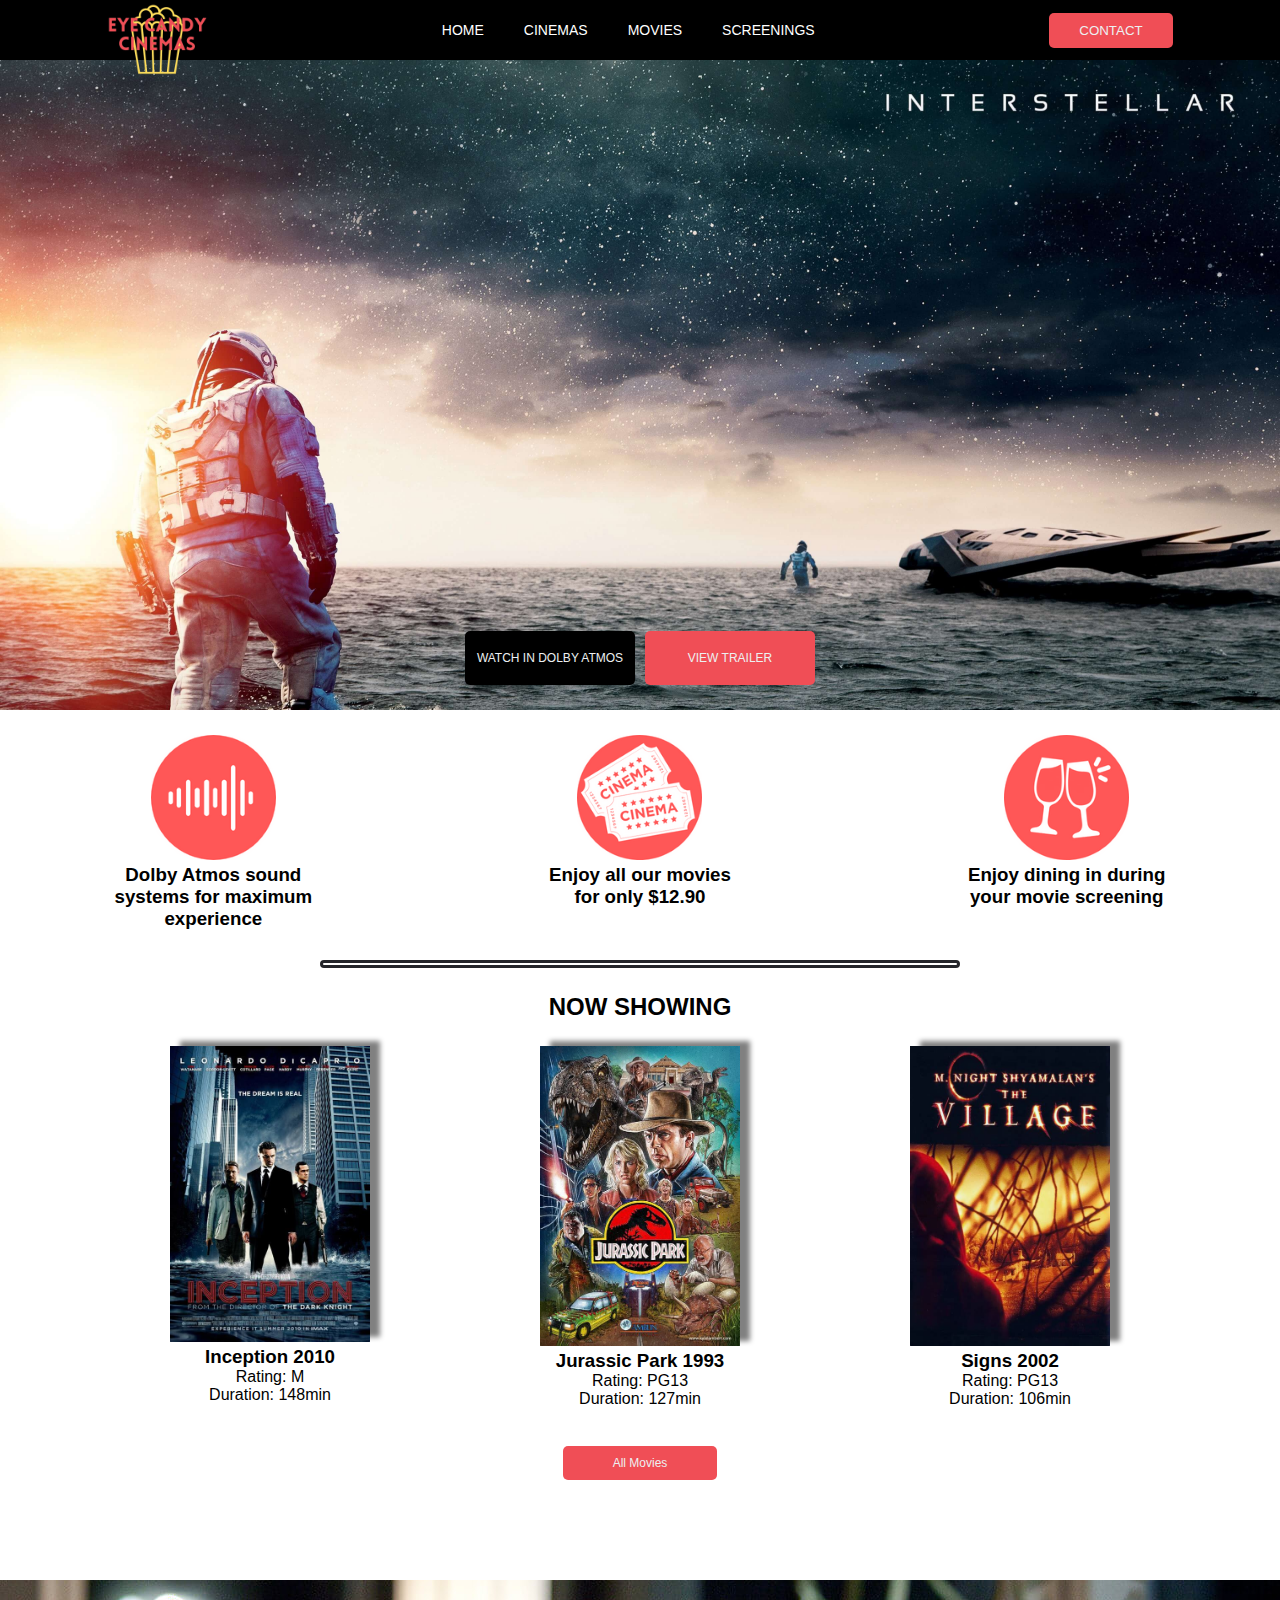
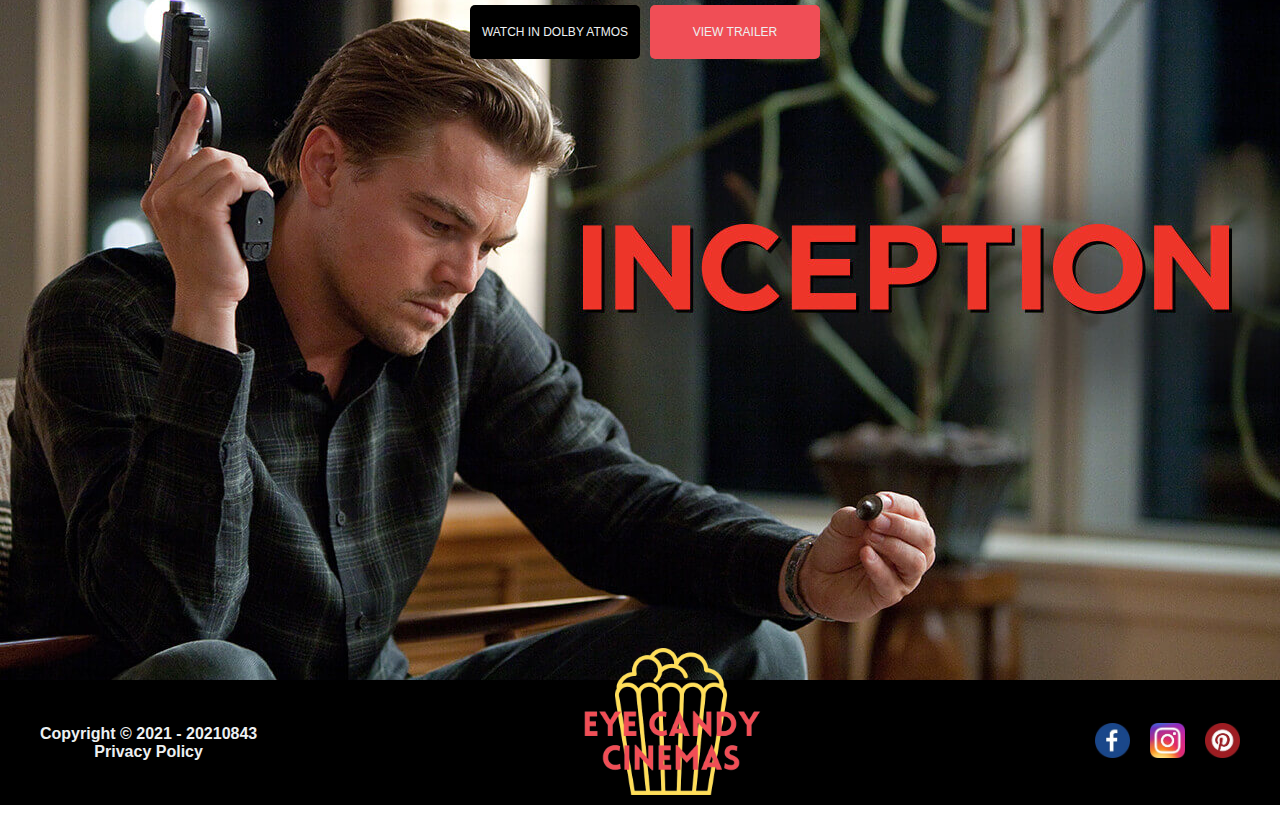
<file: index.html>
<!DOCTYPE html>
<html lang="en">
  <head>
    <meta charset="UTF-8" />
    <meta http-equiv="X-UA-Compatible" content="IE=edge" />
    <meta
      name="viewport"
      content="width=
    , initial-scale=1.0"
    />
    <meta name="description" content="Eye Candy Cinemas' website showing the movies screening at each cinema.">
    <meta name="keywords" content="cinemas, movies, theatres, screenings, Eye Candy Cinemas">
    <meta name="author" content="Jeshua Hertzke">
    <link rel="Stylesheet" href="styleSheet.css" />
    <title>Eye Candy Cinemas</title>
  </head>
  <body>
    <header id="header">
      <img
        class="logo"
        src="./images/Header-Logo.png"
        alt="Eye Candy Cinemas Logo"
      />
      <nav>
        <ul>
          <li><a href="index.html" class="navtab">HOME</a></li>
          <li><a href="./cinemas.html" class="navtab">CINEMAS</a></li>
          <li><a href="./movies.html" class="navtab">MOVIES</a></li>
          <li><a href="./screenings.html" class="navtab">SCREENINGS</a></li>
        </ul>
      </nav>
      <a href="./contact.html"><button class="navButton">CONTACT</button></a>
    </header>
    
    

    <div class="hero">
      
      <a href="./screenings.html"
        ><button class="heroButton1">WATCH IN DOLBY ATMOS</button></a
      >
      <a href="./interstellar.html#interstellarTrailer"
        ><button class="heroButton2">VIEW TRAILER</button></a
      >
    </div>

    <section class="banner">
      <div class="features">
        <a href="./cinemas.html" class="image-link"
          ><img src="./images/audioSymbol.png" width="125px"
        /></a>
        <h3>Dolby Atmos sound systems for maximum experience</h3>
      </div>
      <div class="features">
        <a href="./screenings.html" class="image-link"
          ><img src="./images/TicketSymbol.png" width="125px"
        /></a>
        <h3>Enjoy all our movies for only $12.90</h3></a
        >
      </div>
      <div class="features">
        <a href="./cinemas.html" class="image-link"
          ><img src="./images/BeveragesSymbol.png" width="125px"
        /></a>
        <h3>Enjoy dining in during your movie screening</h3>
      </div>
    </section>
    <hr />
    <section class="movieBlock">
      <h2 class="showingHeader">NOW SHOWING</h2>
      <div class="gridBlock">
        <div class="movieItems">
          <a href="./inception.html">
            <img
              src="./images/InceptionCover.jpg"
              class="coverImage"
              width="200px"
              alt="Cover of the Inception Movie"
          /></a>
          <h3>Inception 2010</h3>
          <p>Rating: M</p>
          <p>Duration: 148min</p>
        </div>
        <div class="movieItems">
          <a href="./jurassic.html">
            <img
              src="./images/JurassicParkCover.jpg"
              class="coverImage"
              width="200px"
              alt="Cover of the Jurassic Park Movie"
          /></a>
          <h3>Jurassic Park 1993</h3>
          <p>Rating: PG13</p>
          <p>Duration: 127min</p>
        </div>
        <div class="movieItems">
          <a href="./theVillage.html">
            <img
              src="./images/TheVillageCover.jpg"
              class="coverImage"
              width="200px"
              alt="Cover of The Village Movie"
          /></a>
          <h3>Signs 2002</h3>
          <p>Rating: PG13</p>
          <p>Duration: 106min</p>
        </div>
      </div>
      <div class="buttonArea">
        <a href="./movies.html"
          ><button class="movieButton">All Movies</button></a
        >
      </div>
      <div class="bottomTrailer">
        <a href="./screenings.html"
          ><button class="bottomButton1">WATCH IN DOLBY ATMOS</button></a
        >
        <a href="./inception.html#inceptionTrailer"
          ><button class="bottomButton2">VIEW TRAILER</button></a
        >
      </div>
    </section>
    <footer>
      <div class="copyright">
        <h4>Copyright &copy; 2021 - 20210843</h4>
        <h4>Privacy Policy</h4>
      </div>

      <div class="footerLogo">
        <a href="#header"><img
          src="./images/Footer-Logo.png"
          class="footerLogo"
          width="180px"
          alt="Logo of Eye Candy Cinemas"
        /></a>
        
      </div>
      <div class="icons">
        <a href="https://www.facebook.com/login" target="_blank"
          ><img
            src="./images/Facebook-icon.jpg" 
            class="sm-icons"
            alt="Facebook icon"
        /></a>
        <a href="https://www.instagram.com/accounts/login/" target="_blank"
         ><img
            src="./images/Instagram-icon.jpg"
            class="sm-icons"
            alt="Instagram icon"
        /></a>
        <a href="https://www.pinterest.nz/login/" target="_blank"
          ><img
            src="./images/Pinterest-icon.jpg"
            class="sm-icons"
            alt="Pinterest icon"
        /></a>
      </div>
    </footer>
  </body>
</html>
</file>
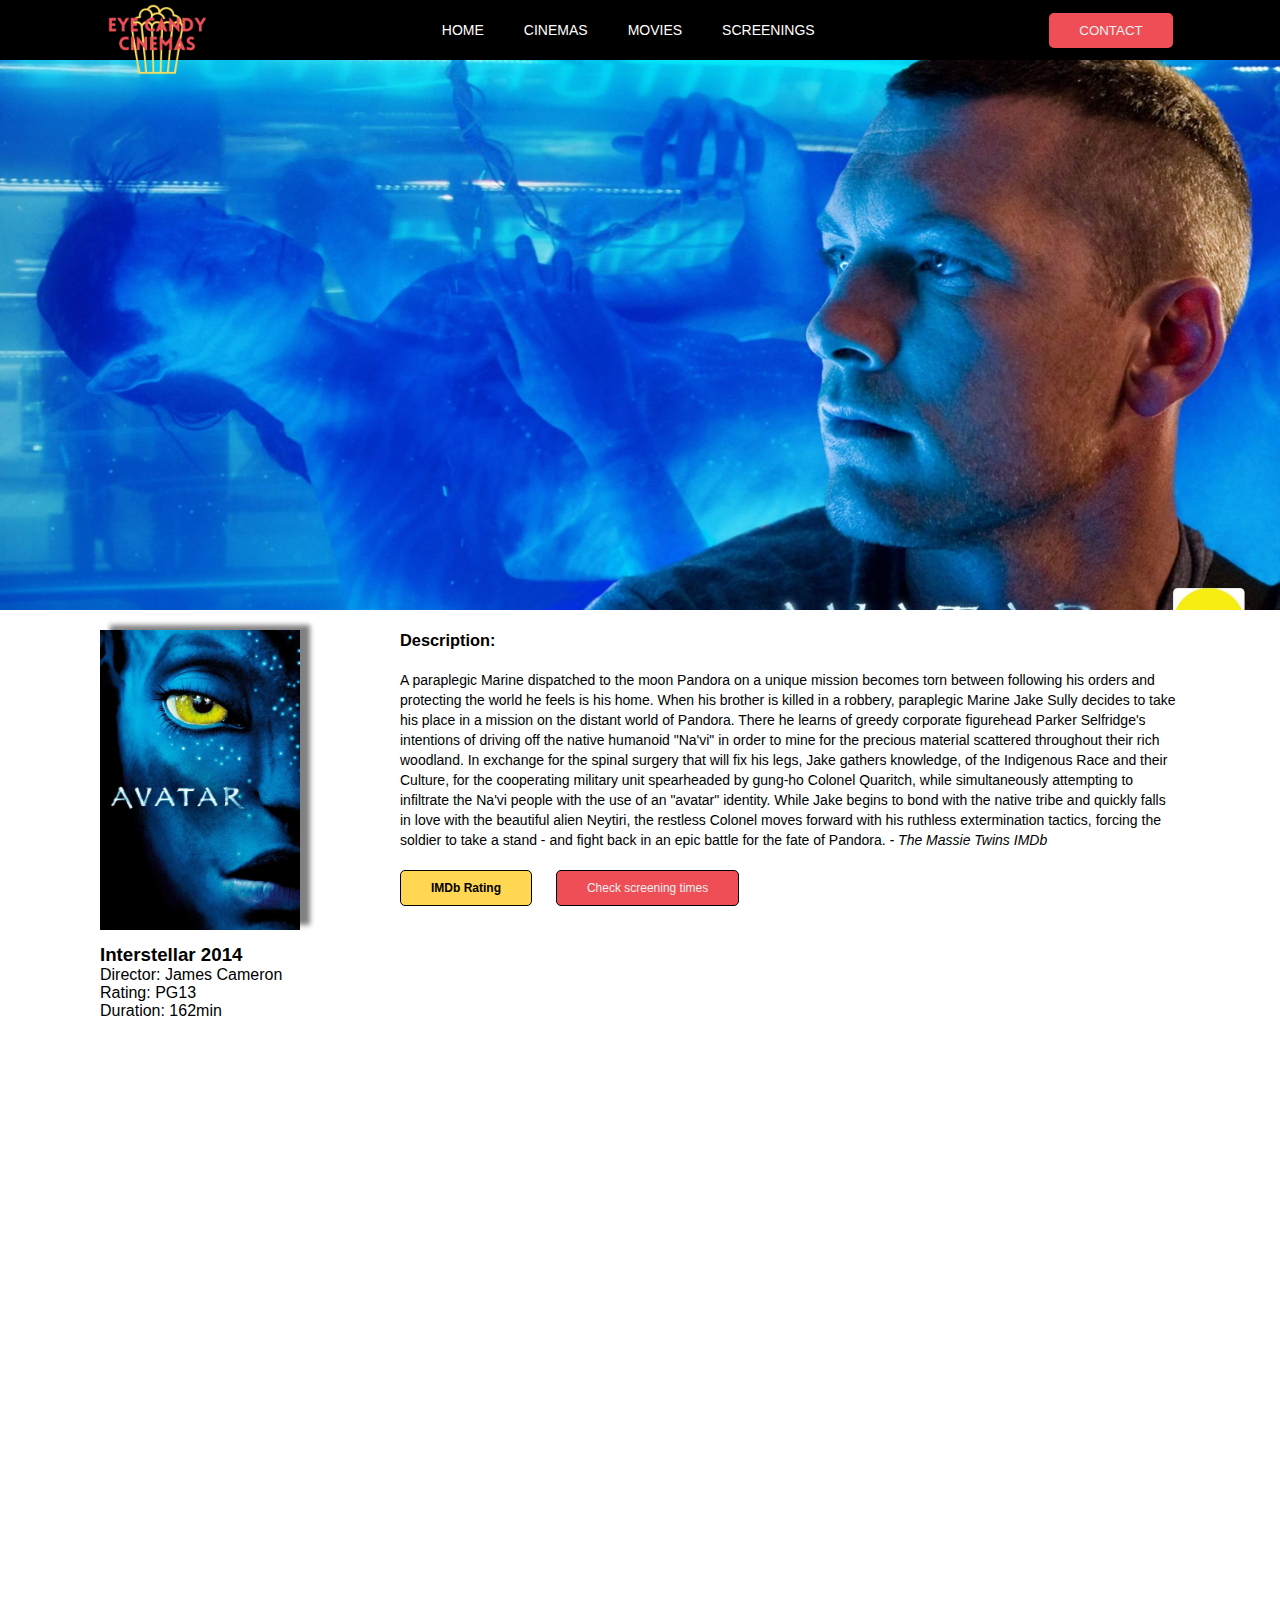
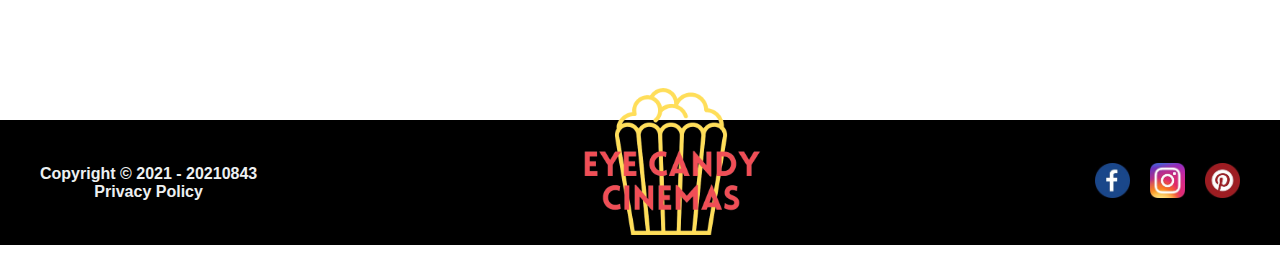
<file: avatar.html>
<!DOCTYPE html>
<html lang="en">
  <head>
    <meta charset="UTF-8" />
    <meta http-equiv="X-UA-Compatible" content="IE=edge" />
    <meta
      name="viewport"
      content="width=
    , initial-scale=1.0"
    />
    <meta
      name="description"
      content="Eye Candy Cinemas listing of the Avatar Movie."
    />
    <meta
      name="keywords"
      content="cinemas, movies, theatres, screenings, Eye Candy Cinemas"
    />
    <meta name="author" content="Jeshua Hertzke" />
    <link rel="Stylesheet" href="movieListingStyle.css" />
    <title>Eye Candy Cinemas</title>
  </head>
  <body>
    <header id="header">
      <img
        class="logo"
        src="./images/Header-Logo.png"
        alt="Eye Candy Cinemas Logo"
      />
      <nav>
        <ul>
          <li><a href="./index.html" class="navtab">HOME</a></li>
          <li><a href="./cinemas.html" class="navtab">CINEMAS</a></li>
          <li><a href="./movies.html" class="navtab">MOVIES</a></li>
          <li><a href="./screenings.html" class="navtab">SCREENINGS</a></li>
        </ul>
      </nav>
      <a href="contact.html"><button class="navButton">CONTACT</button></a>
    </header>
    <div
      class="movieBanner"
      style="background-image: url(./images/Avatar-Banner.jpg)"
    ></div>
    <div class="movieBlock">
      <div class="movieCoverBlock">
        <img
          src="./images/AvatarCover.jpg"
          width="200px"
          alt="Cover image of the Avatar Movie"
        />
        <h3>Interstellar 2014</h3>
        <p>Director: James Cameron</p>
        <p>Rating: PG13</p>
        <p>Duration: 162min</p>
      </div>
      <div class="movieDescription">
        <h3>Description:</h3>
        <br />
        <p>
          A paraplegic Marine dispatched to the moon Pandora on a unique mission
          becomes torn between following his orders and protecting the world he
          feels is his home. When his brother is killed in a robbery, paraplegic
          Marine Jake Sully decides to take his place in a mission on the
          distant world of Pandora. There he learns of greedy corporate
          figurehead Parker Selfridge's intentions of driving off the native
          humanoid "Na'vi" in order to mine for the precious material scattered
          throughout their rich woodland. In exchange for the spinal surgery
          that will fix his legs, Jake gathers knowledge, of the Indigenous Race
          and their Culture, for the cooperating military unit spearheaded by
          gung-ho Colonel Quaritch, while simultaneously attempting to
          infiltrate the Na'vi people with the use of an "avatar" identity.
          While Jake begins to bond with the native tribe and quickly falls in
          love with the beautiful alien Neytiri, the restless Colonel moves
          forward with his ruthless extermination tactics, forcing the soldier
          to take a stand - and fight back in an epic battle for the fate of
          Pandora. <cite>- The Massie Twins IMDb</cite>
        </p>
        <div>
          <a
            href="https://www.imdb.com/title/tt0499549/?ref_=ttpl_pl_tt"
            target="_blank"
            ><button class="imdbButton">IMDb Rating</button></a
          >
          <a href="./screenings.html"
            ><button class="screeningButton">Check screening times</button></a
          >
        </div>
      </div>
    </div>

    <div class="movieTrailer">
      <iframe
        width="1120"
        height="630"
        src="https://www.youtube.com/embed/5PSNL1qE6VY"
        title="YouTube video player"
        frameborder="0"
        allow="accelerometer; autoplay; clipboard-write; encrypted-media; gyroscope; picture-in-picture"
        allowfullscreen
      ></iframe>
    </div>

    <footer>
      <div class="copyright">
        <h4>Copyright &copy; 2021 - 20210843</h4>
        <h4>Privacy Policy</h4>
      </div>

      <div class="footerLogo">
        <a href="./index.html"
          ><img
            src="./images/Footer-Logo.png"
            class="footerLogo"
            width="180px"
            alt="Logo of Eye Candy Cinemas"
        /></a>
      </div>
      <div class="icons">
        <a href="https://www.facebook.com/login" target="_blank"
          ><img
            src="./images/Facebook-icon.jpg"
            class="sm-icons"
            alt="Facebook icon"
        /></a>
        <a href="https://www.instagram.com/accounts/login/" target="_blank"
          ><img
            src="./images/Instagram-icon.jpg"
            class="sm-icons"
            alt="Instagram icon"
        /></a>
        <a href="https://www.pinterest.nz/login/" target="_blank"
          ><img
            src="./images/Pinterest-icon.jpg"
            class="sm-icons"
            alt="Pinterest icon"
        /></a>
      </div>
    </footer>
  </body>
</html>
</file>
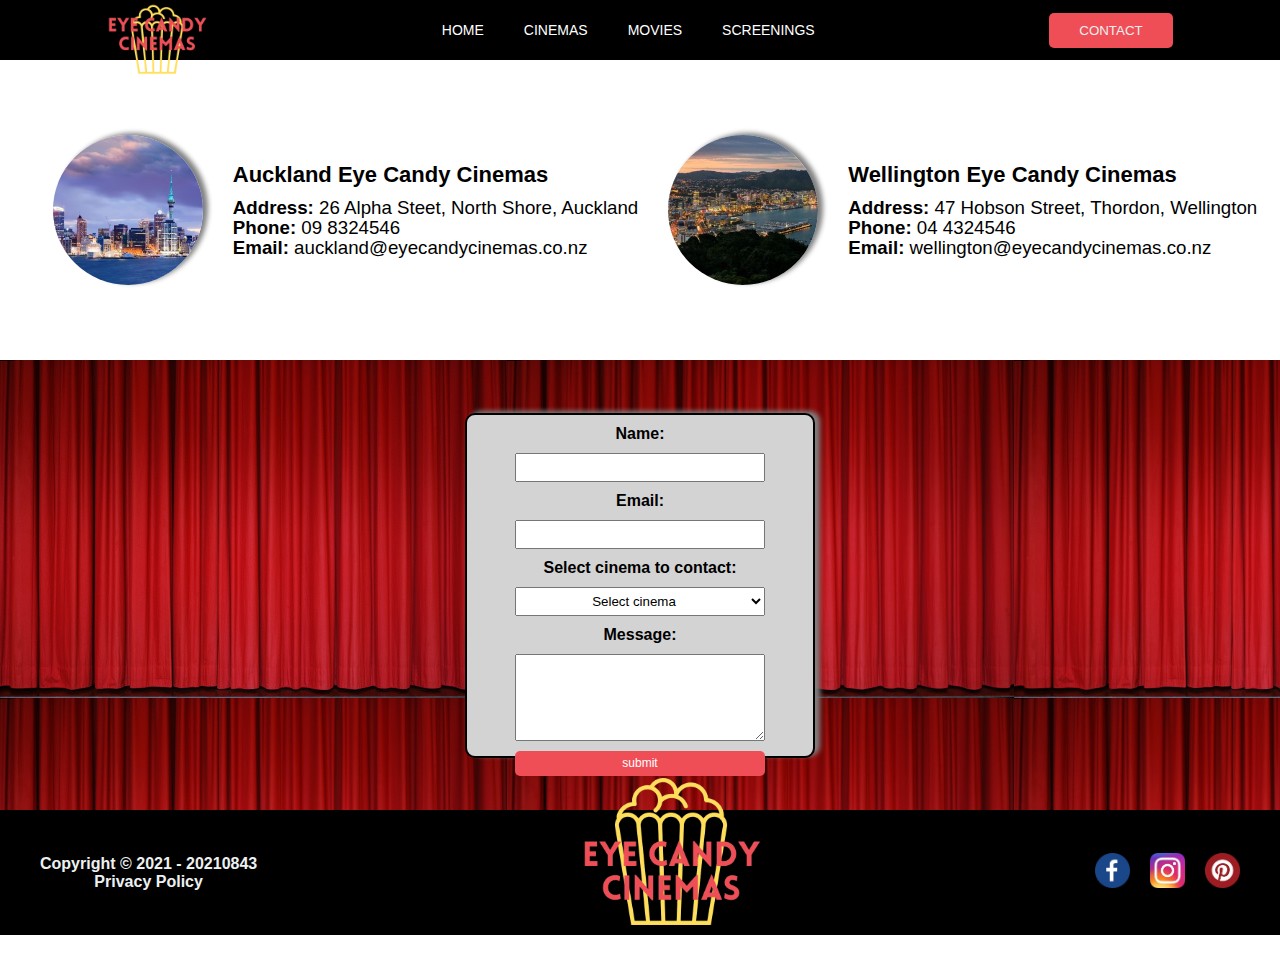
<file: contact.html>
<!DOCTYPE html>
<html lang="en">
  <head>
    <meta charset="UTF-8" />
    <meta http-equiv="X-UA-Compatible" content="IE=edge" />
    <meta
      name="viewport"
      content="width=
    , initial-scale=1.0"
    />
    <meta
      name="description"
      content="Contact details of all Eye Candy Cinemas."
    />
    <meta
      name="keywords"
      content="cinemas, movies, theatres, screenings, Eye Candy Cinemas"
    />
    <meta name="author" content="Jeshua Hertzke" />
    <link rel="Stylesheet" href="contactStyle.css" />
    <title>Eye Candy Cinemas</title>
  </head>
  <body>
    <header id="header">
      <img
        class="logo"
        src="./images/Header-Logo.png"
        alt="Eye Candy Cinemas Logo"
      />
      <nav>
        <ul>
          <li><a href="index.html" class="navtab">HOME</a></li>
          <li><a href="cinemas.html" class="navtab">CINEMAS</a></li>
          <li><a href="movies.html" class="navtab">MOVIES</a></li>
          <li><a href="screenings.html" class="navtab">SCREENINGS</a></li>
        </ul>
      </nav>
      <a href="contact.html"><button class="navButton">CONTACT</button></a>
    </header>
    <div class="aboveContact">
      <img src="./images/Auckland.jpg" alt="Image of Auckland city" />
      <div class="detailsBlock">
        <h2>Auckland Eye Candy Cinemas</h2>
        <h3>
          Address:
          <a
            href="https://www.google.com/maps/place/Shore+City+Shopping+Centre/@-36.7883822,174.7695634,18.02z/data=!4m13!1m7!3m6!1s0x6d0d37836a409301:0xf1e988239d183f11!2sNorth+Shore,+Hauraki,+Auckland!3b1!8m2!3d-36.7964749!4d174.7660032!3m4!1s0x6d0d39d7af3befad:0x538d4d714de77c89!8m2!3d-36.7878714!4d174.7699989"
            target="_blank"
            class="cinemaAddress"
            >26 Alpha Steet, North Shore, Auckland</a
          >
        </h3>

        <h3>Phone: <a href="tel:098324546">09 8324546</a></h3>
        <h3>
          Email:
          <a href="mailto: auckland@eyecandycinemas.co.nz"
            >auckland@eyecandycinemas.co.nz</a
          >
        </h3>
      </div>
      <img src="./images/Wellington.jpg" alt="Imageof Wellinton city" />

      <div class="detailsBlock">
        <h2>Wellington Eye Candy Cinemas</h2>
        <h3>
          Address:
          <a
            href="https://www.google.com/maps/place/47+Hobson+Street,+Thorndon,+Wellington+6011/@-41.2727606,174.7780789,17z/data=!3m1!4b1!4m5!3m4!1s0x6d38ae2588fd88e7:0x18fb7b441f61a5c2!8m2!3d-41.2727606!4d174.7802676"
            target="_blank"
            class="cinemaAddress"
            >47 Hobson Street, Thordon, Wellington</a
          >
        </h3>

        <h3>Phone: <a href="tel:044324546">04 4324546</a></h3>
        <h3>
          Email:
          <a href="mailto: wellington@eyecandycinemas.co.nz"
            >wellington@eyecandycinemas.co.nz</a
          >
        </h3>
      </div>
    </div>
    <div class="contactBlock">
      <div class="contactBox">
        <form action="success.html">
          <div>
            <label for="name" class="label">Name:</label>
            <input
              type="text"
              required=""
              class="input"
              name="name"
              id="name"
              value=""
            />
          </div>
          <div>
            <label for="email" class="label">Email:</label>
            <input
              type="text"
              required=""
              pattern="[^@\s]+@[^@\s]+\.[^@\s]+"
              class="input"
              name="email"
              id="email"
              value=""
            />
          </div>
          <div>
            <label for="cinema" class="label">Select cinema to contact:</label>
            <select name="location" class="input" required="" id="location">
              <option value="">Select cinema</option>
              <option value="auckland">Auckland</option>
              <option value="Wellington">Wellington</option>
            </select>
          </div>
          <div>
            <label for="message" class="label">Message:</label>
            <textarea
              name="message"
              required=""
              class="input"
              id="message"
              cols="40"
              rows="5"
            ></textarea>
          </div>
          <div>
            <input type="submit" id="submit" class="label" value="submit" />
          </div>
        </form>
      </div>
    </div>
    <div class="belowContact"></div>
    <footer>
      <div class="copyright">
        <h4>Copyright &copy; 2021 - 20210843</h4>
        <h4>Privacy Policy</h4>
      </div>

      <div class="footerLogo">
        <a href="index.html"
          ><img
            src="./images/Footer-Logo.png"
            class="footerLogo"
            width="180px"
            alt="Logo of Eye Candy Cinemas"
        /></a>
      </div>
      <div class="icons">
        <a href="https://www.facebook.com/login" target="_blank"
          ><img
            src="./images/Facebook-icon.jpg"
            class="sm-icons"
            alt="Facebook icon"
        /></a>
        <a href="https://www.instagram.com/accounts/login/" target="_blank"
          ><img
            src="./images/Instagram-icon.jpg"
            class="sm-icons"
            alt="Instagram icon"
        /></a>
        <a href="https://www.pinterest.nz/login/" target="_blank"
          ><img
            src="./images/Pinterest-icon.jpg"
            class="sm-icons"
            alt="Pinterest icon"
        /></a>
      </div>
    </footer>
  </body>
</html>
</file>
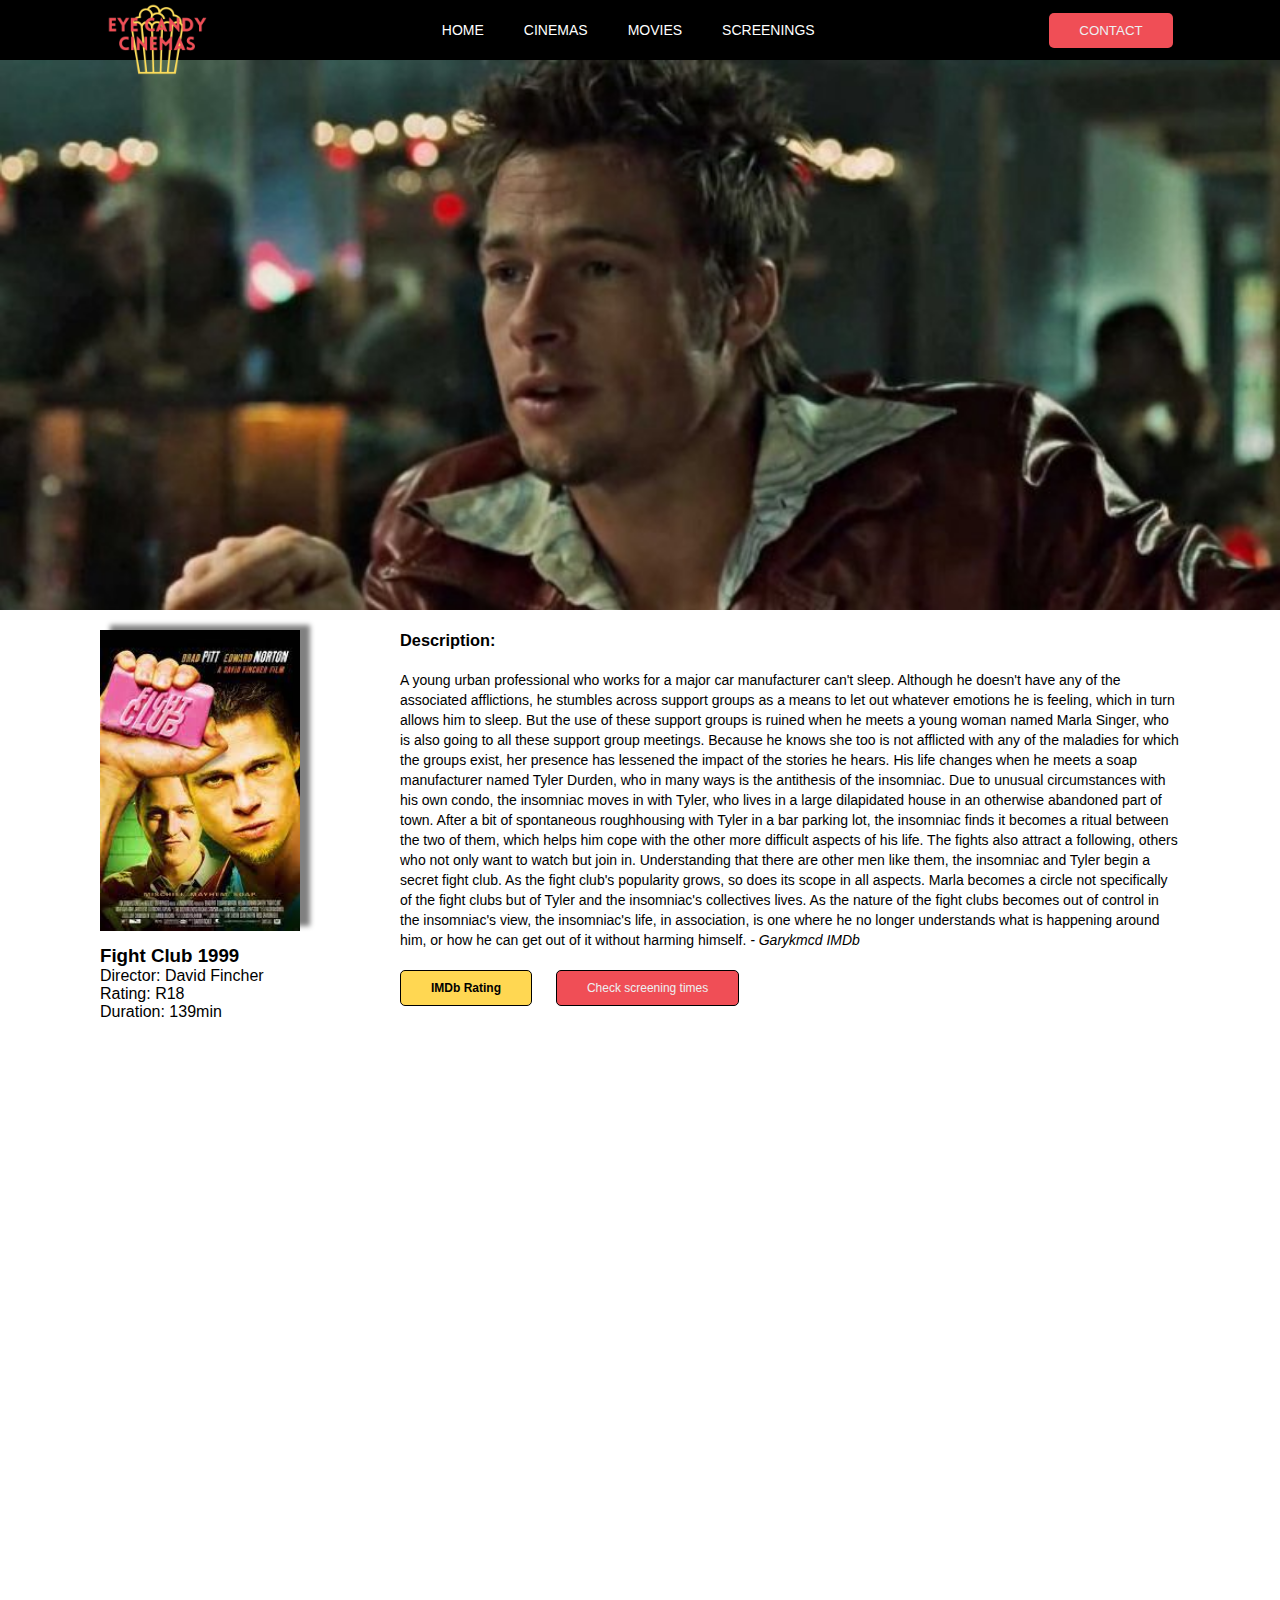
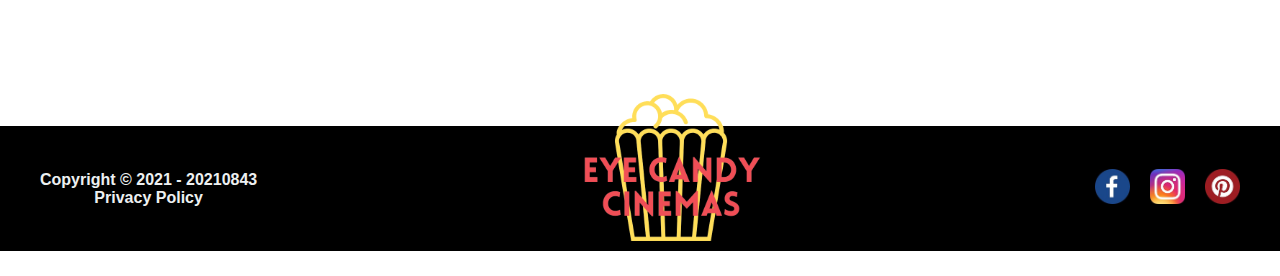
<file: fightClub.html>
<!DOCTYPE html>
<html lang="en">
  <head>
    <meta charset="UTF-8" />
    <meta http-equiv="X-UA-Compatible" content="IE=edge" />
    <meta
      name="viewport"
      content="width=
    , initial-scale=1.0"
    />
    <meta
      name="description"
      content="Eye Candy Cinemas listing of the Fight Club Movie."
    />
    <meta
      name="keywords"
      content="cinemas, movies, theatres, screenings, Eye Candy Cinemas"
    />
    <meta name="author" content="Jeshua Hertzke" />
    <link rel="Stylesheet" href="movieListingStyle.css" />
    <title>Eye Candy Cinemas</title>
  </head>
  <body>
    <header id="header">
      <img
        class="logo"
        src="./images/Header-Logo.png"
        alt="Eye Candy Cinemas Logo"
      />
      <nav>
        <ul>
          <li><a href="./index.html" class="navtab">HOME</a></li>
          <li><a href="./cinemas.html" class="navtab">CINEMAS</a></li>
          <li><a href="./movies.html" class="navtab">MOVIES</a></li>
          <li><a href="./screenings.html" class="navtab">SCREENINGS</a></li>
        </ul>
      </nav>
      <a href="contact.html"><button class="navButton">CONTACT</button></a>
    </header>
    <div
      class="movieBanner"
      style="background-image: url(./images/Fight-Club-banner.jpg)"
    ></div>
    <div class="movieBlock">
      <div class="movieCoverBlock">
        <img
          src="./images/Fight-Club-cover.jpg"
          width="200px"
          alt="Cover image of the Fight Club Movie"
        />
        <h3>Fight Club 1999</h3>
        <p>Director: David Fincher</p>
        <p>Rating: R18</p>
        <p>Duration: 139min</p>
      </div>
      <div class="movieDescription">
        <h3>Description:</h3>
        <br />
        <p>
          A young urban professional who works for a major car manufacturer
          can't sleep. Although he doesn't have any of the associated
          afflictions, he stumbles across support groups as a means to let out
          whatever emotions he is feeling, which in turn allows him to sleep.
          But the use of these support groups is ruined when he meets a young
          woman named Marla Singer, who is also going to all these support group
          meetings. Because he knows she too is not afflicted with any of the
          maladies for which the groups exist, her presence has lessened the
          impact of the stories he hears. His life changes when he meets a soap
          manufacturer named Tyler Durden, who in many ways is the antithesis of
          the insomniac. Due to unusual circumstances with his own condo, the
          insomniac moves in with Tyler, who lives in a large dilapidated house
          in an otherwise abandoned part of town. After a bit of spontaneous
          roughhousing with Tyler in a bar parking lot, the insomniac finds it
          becomes a ritual between the two of them, which helps him cope with
          the other more difficult aspects of his life. The fights also attract
          a following, others who not only want to watch but join in.
          Understanding that there are other men like them, the insomniac and
          Tyler begin a secret fight club. As the fight club's popularity grows,
          so does its scope in all aspects. Marla becomes a circle not
          specifically of the fight clubs but of Tyler and the insomniac's
          collectives lives. As the nature of the fight clubs becomes out of
          control in the insomniac's view, the insomniac's life, in association,
          is one where he no longer understands what is happening around him, or
          how he can get out of it without harming himself.
          <cite>- Garykmcd IMDb</cite>
        </p>
        <div>
          <a
            href="https://www.imdb.com/title/tt0137523/?ref_=ttpl_pl_tt"
            target="_blank"
            ><button class="imdbButton">IMDb Rating</button></a
          >
          <a href="./screenings.html"
            ><button class="screeningButton">Check screening times</button></a
          >
        </div>
      </div>
    </div>

    <div class="movieTrailer">
      <iframe
        width="1120"
        height="630"
        src="https://www.youtube.com/embed/SUXWAEX2jlg"
        title="YouTube video player"
        frameborder="0"
        allow="accelerometer; autoplay; clipboard-write; encrypted-media; gyroscope; picture-in-picture"
        allowfullscreen
      ></iframe>
    </div>

    <footer>
      <div class="copyright">
        <h4>Copyright &copy; 2021 - 20210843</h4>
        <h4>Privacy Policy</h4>
      </div>

      <div class="footerLogo">
        <a href="#./index"
          ><img
            src="./images/Footer-Logo.png"
            class="footerLogo"
            width="180px"
            alt="Logo of Eye Candy Cinemas"
        /></a>
      </div>
      <div class="icons">
        <a href="https://www.facebook.com/login" target="_blank"
          ><img
            src="./images/Facebook-icon.jpg"
            class="sm-icons"
            alt="Facebook icon"
        /></a>
        <a href="https://www.instagram.com/accounts/login/" target="_blank"
          ><img
            src="./images/Instagram-icon.jpg"
            class="sm-icons"
            alt="Instagram icon"
        /></a>
        <a href="https://www.pinterest.nz/login/" target="_blank"
          ><img
            src="./images/Pinterest-icon.jpg"
            class="sm-icons"
            alt="Pinterest icon"
        /></a>
      </div>
    </footer>
  </body>
</html>
</file>
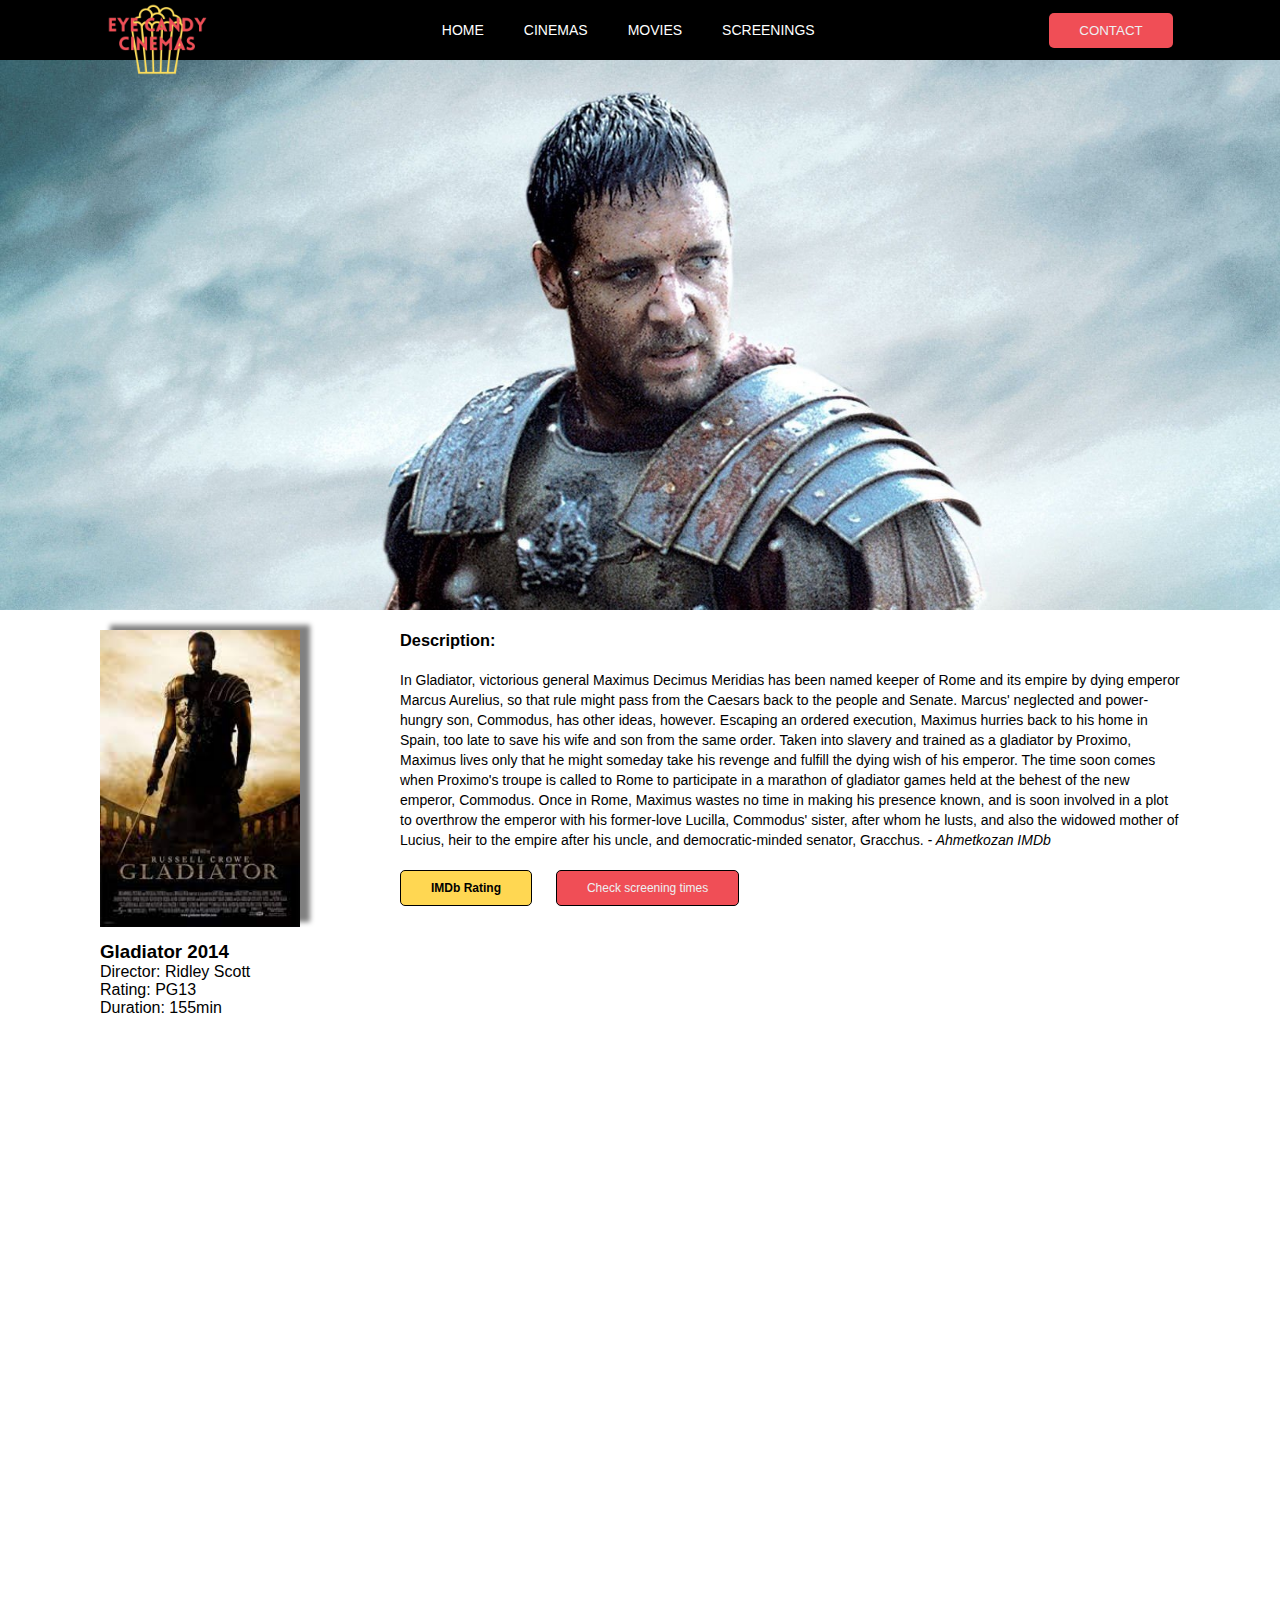
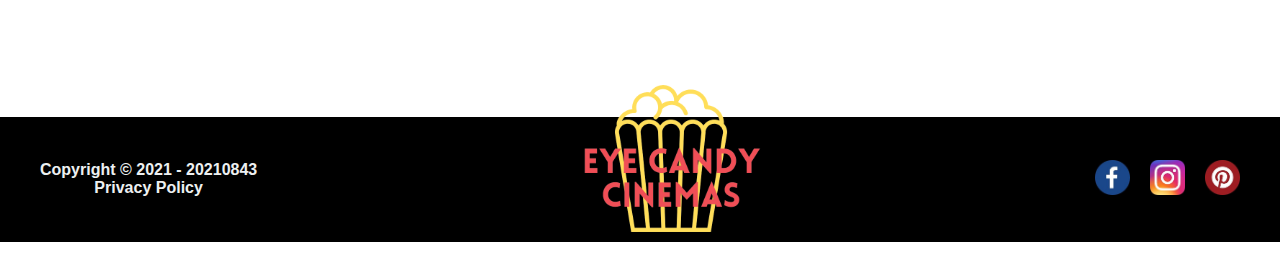
<file: gladiator.html>
<!DOCTYPE html>
<html lang="en">
  <head>
    <meta charset="UTF-8" />
    <meta http-equiv="X-UA-Compatible" content="IE=edge" />
    <meta
      name="viewport"
      content="width=
    , initial-scale=1.0"
    />
    <meta
      name="description"
      content="Eye Candy Cinemas listing of the Gladiator Movie."
    />
    <meta
      name="keywords"
      content="cinemas, movies, theatres, screenings, Eye Candy Cinemas"
    />
    <meta name="author" content="Jeshua Hertzke" />
    <link rel="Stylesheet" href="movieListingStyle.css" />
    <title>Eye Candy Cinemas</title>
  </head>
  <body>
    <header id="header">
      <img
        class="logo"
        src="./images/Header-Logo.png"
        alt="Eye Candy Cinemas Logo"
      />
      <nav>
        <ul>
          <li><a href="./index.html" class="navtab">HOME</a></li>
          <li><a href="./cinemas.html" class="navtab">CINEMAS</a></li>
          <li><a href="./movies.html" class="navtab">MOVIES</a></li>
          <li><a href="./screenings.html" class="navtab">SCREENINGS</a></li>
        </ul>
      </nav>
      <a href="contact.html"><button class="navButton">CONTACT</button></a>
    </header>
    <div
      class="movieBanner"
      style="background-image: url(./images/Gladiator-banner.jpg)"
    ></div>
    <div class="movieBlock">
      <div class="movieCoverBlock">
        <img
          src="./images/Gladiator-cover.jpg"
          width="200px"
          alt="Cover image of the Gladiator Movie"
        />
        <h3>Gladiator 2014</h3>
        <p>Director: Ridley Scott</p>
        <p>Rating: PG13</p>
        <p>Duration: 155min</p>
      </div>
      <div class="movieDescription">
        <h3>Description:</h3>
        <br />
        <p>
          In Gladiator, victorious general Maximus Decimus Meridias has been
          named keeper of Rome and its empire by dying emperor Marcus Aurelius,
          so that rule might pass from the Caesars back to the people and
          Senate. Marcus' neglected and power-hungry son, Commodus, has other
          ideas, however. Escaping an ordered execution, Maximus hurries back to
          his home in Spain, too late to save his wife and son from the same
          order. Taken into slavery and trained as a gladiator by Proximo,
          Maximus lives only that he might someday take his revenge and fulfill
          the dying wish of his emperor. The time soon comes when Proximo's
          troupe is called to Rome to participate in a marathon of gladiator
          games held at the behest of the new emperor, Commodus. Once in Rome,
          Maximus wastes no time in making his presence known, and is soon
          involved in a plot to overthrow the emperor with his former-love
          Lucilla, Commodus' sister, after whom he lusts, and also the widowed
          mother of Lucius, heir to the empire after his uncle, and
          democratic-minded senator, Gracchus. <cite>- Ahmetkozan IMDb</cite>
        </p>
        <div>
          <a
            href="https://www.imdb.com/title/tt0172495/?ref_=ttpl_pl_tt"
            target="_blank"
            ><button class="imdbButton">IMDb Rating</button></a
          >
          <a href="./screenings.html"
            ><button class="screeningButton">Check screening times</button></a
          >
        </div>
      </div>
    </div>

    <div class="movieTrailer">
      <iframe
        width="1120"
        height="630"
        src="https://www.youtube.com/embed/P5ieIbInFpg"
        title="YouTube video player"
        frameborder="0"
        allow="accelerometer; autoplay; clipboard-write; encrypted-media; gyroscope; picture-in-picture"
        allowfullscreen
      ></iframe>
    </div>

    <footer>
      <div class="copyright">
        <h4>Copyright &copy; 2021 - 20210843</h4>
        <h4>Privacy Policy</h4>
      </div>

      <div class="footerLogo">
        <a href="./index.html"
          ><img
            src="./images/Footer-Logo.png"
            class="footerLogo"
            width="180px"
            alt="Logo of Eye Candy Cinemas"
        /></a>
      </div>
      <div class="icons">
        <a href="https://www.facebook.com/login" target="_blank"
          ><img
            src="./images/Facebook-icon.jpg"
            class="sm-icons"
            alt="Facebook icon"
        /></a>
        <a href="https://www.instagram.com/accounts/login/" target="_blank"
          ><img
            src="./images/Instagram-icon.jpg"
            class="sm-icons"
            alt="Instagram icon"
        /></a>
        <a href="https://www.pinterest.nz/login/" target="_blank"
          ><img
            src="./images/Pinterest-icon.jpg"
            class="sm-icons"
            alt="Pinterest icon"
        /></a>
      </div>
    </footer>
  </body>
</html>
</file>
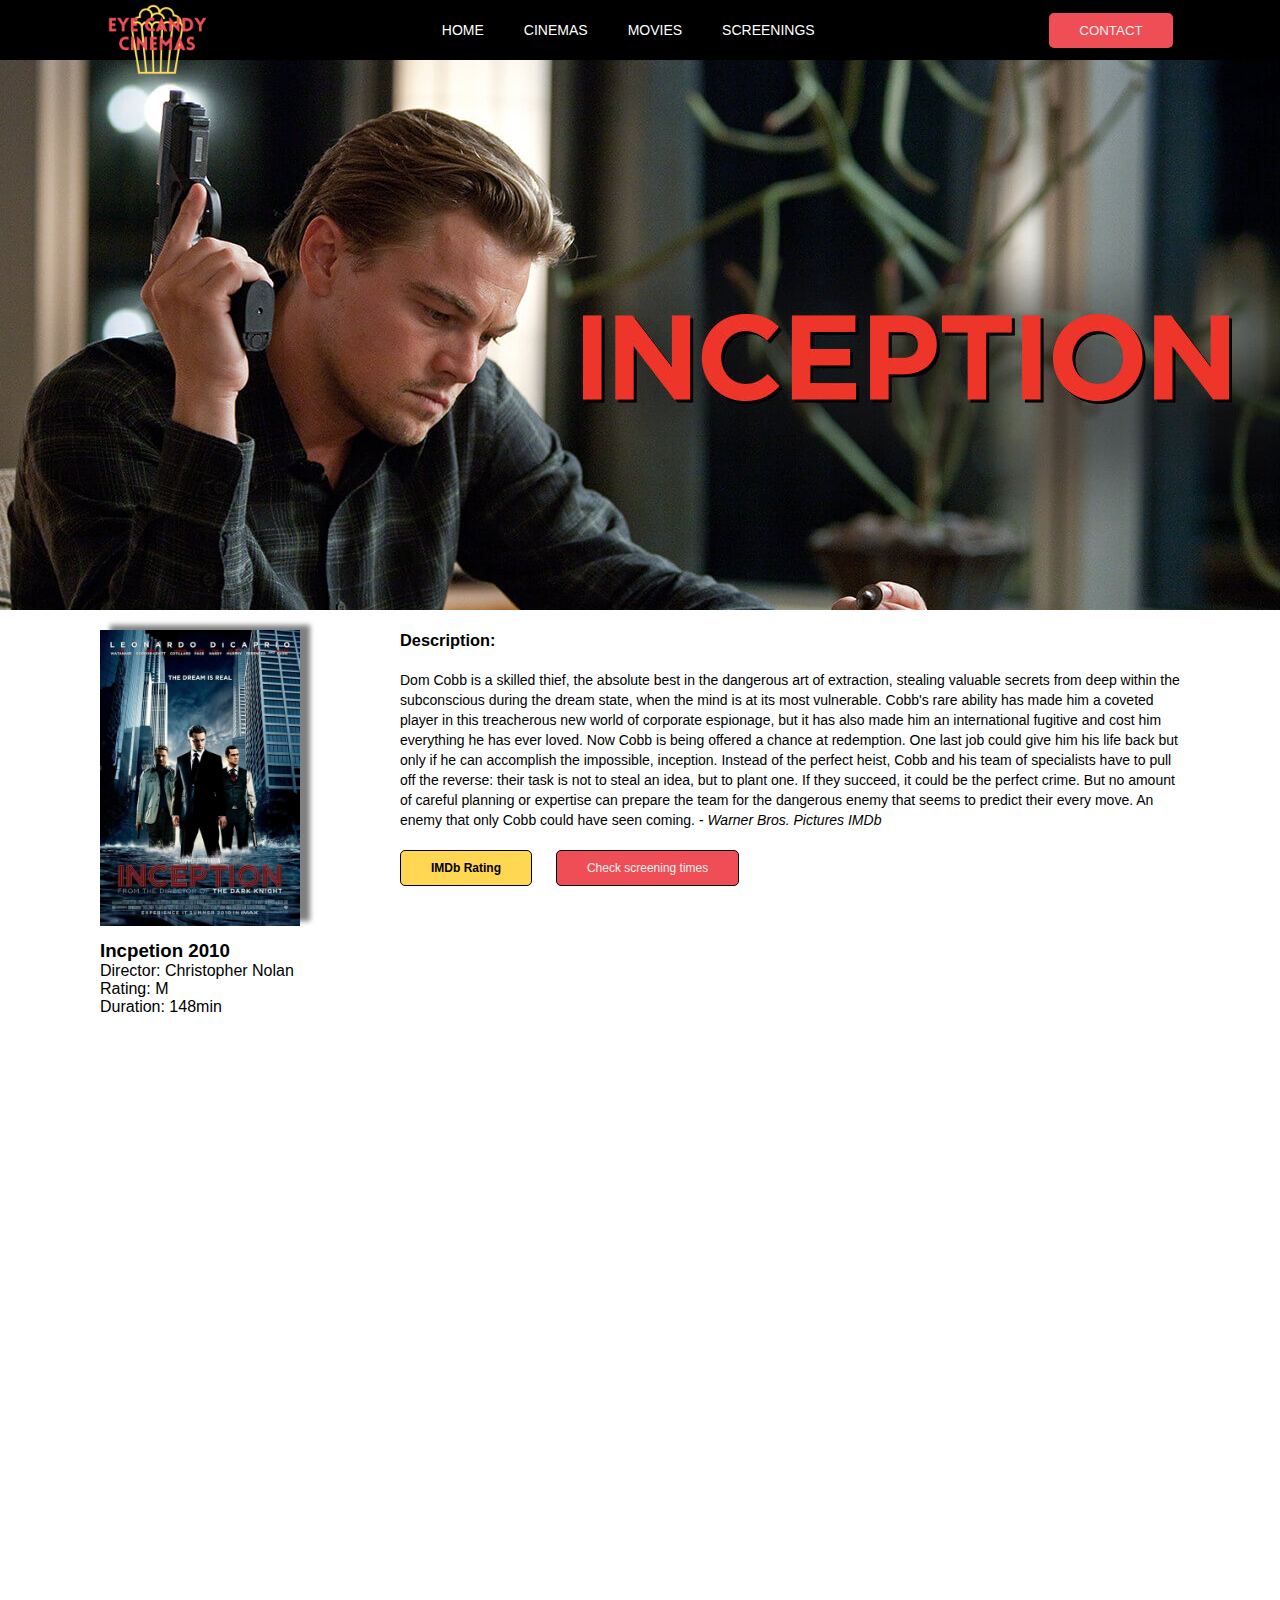
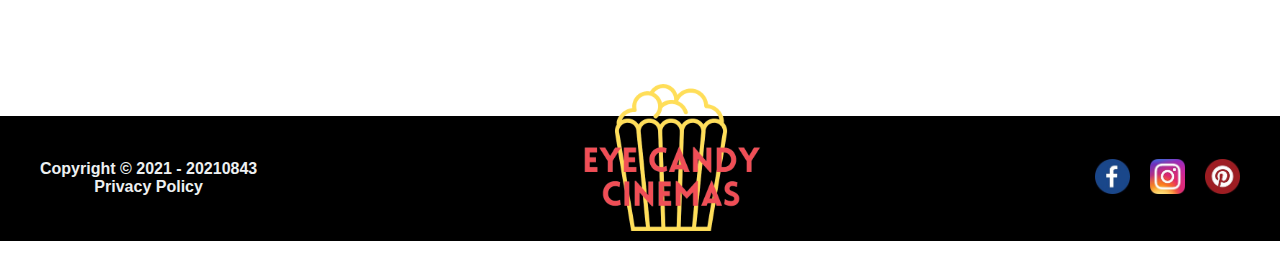
<file: inception.html>
<!DOCTYPE html>
<html lang="en">
  <head>
    <meta charset="UTF-8" />
    <meta http-equiv="X-UA-Compatible" content="IE=edge" />
    <meta
      name="viewport"
      content="width=
    , initial-scale=1.0"
    />
    <meta
      name="description"
      content="Eye Candy Cinemas listing of the Inception Movie."
    />
    <meta
      name="keywords"
      content="cinemas, movies, theatres, screenings, Eye Candy Cinemas"
    />
    <meta name="author" content="Jeshua Hertzke" />
    <link rel="Stylesheet" href="movieListingStyle.css" />
    <title>Eye Candy Cinemas</title>
  </head>
  <body>
    <header id="header">
      <img
        class="logo"
        src="./images/Header-Logo.png"
        alt="Eye Candy Cinemas Logo"
      />
      <nav>
        <ul>
          <li><a href="./index.html" class="navtab">HOME</a></li>
          <li><a href="./cinemas.html" class="navtab">CINEMAS</a></li>
          <li><a href="./movies.html" class="navtab">MOVIES</a></li>
          <li><a href="./screenings.html" class="navtab">SCREENINGS</a></li>
        </ul>
      </nav>
      <a href="contact.html"><button class="navButton">CONTACT</button></a>
    </header>
    <div
      class="movieBanner"
      style="background-image: url(./images/InceptionBanner.jpg)"
    ></div>
    <div class="movieBlock">
      <div class="movieCoverBlock">
        <img
          src="./images/InceptionCover.jpg"
          width="200px"
          alt="Cover image of the Inception Movie"
        />
        <h3>Incpetion 2010</h3>
        <p>Director: Christopher Nolan</p>
        <p>Rating: M</p>
        <p>Duration: 148min</p>
      </div>
      <div class="movieDescription">
        <h3>Description:</h3>
        <br />
        <p>
          Dom Cobb is a skilled thief, the absolute best in the dangerous art of
          extraction, stealing valuable secrets from deep within the
          subconscious during the dream state, when the mind is at its most
          vulnerable. Cobb's rare ability has made him a coveted player in this
          treacherous new world of corporate espionage, but it has also made him
          an international fugitive and cost him everything he has ever loved.
          Now Cobb is being offered a chance at redemption. One last job could
          give him his life back but only if he can accomplish the impossible,
          inception. Instead of the perfect heist, Cobb and his team of
          specialists have to pull off the reverse: their task is not to steal
          an idea, but to plant one. If they succeed, it could be the perfect
          crime. But no amount of careful planning or expertise can prepare the
          team for the dangerous enemy that seems to predict their every move.
          An enemy that only Cobb could have seen coming.
          <cite>- Warner Bros. Pictures IMDb</cite>
        </p>
        <div>
          <a
            href="https://www.imdb.com/title/tt1375666/?ref_=fn_al_tt_1"
            target="_blank"
            ><button class="imdbButton">IMDb Rating</button></a
          >
          <a href="./screenings.html"
            ><button class="screeningButton">Check screening times</button></a
          >
        </div>
      </div>
    </div>

    <div class="movieTrailer" id="inceptionTrailer">
      <iframe
        width="1120"
        height="630"
        src="https://www.youtube.com/embed/YoHD9XEInc0"
        title="YouTube video player"
        frameborder="0"
        allow="accelerometer; autoplay; clipboard-write; encrypted-media; gyroscope; picture-in-picture"
        allowfullscreen
      ></iframe>
    </div>

    <footer>
      <div class="copyright">
        <h4>Copyright &copy; 2021 - 20210843</h4>
        <h4>Privacy Policy</h4>
      </div>

      <div class="footerLogo">
        <a href="./index.html"
          ><img
            src="./images/Footer-Logo.png"
            class="footerLogo"
            width="180px"
            alt="Logo of Eye Candy Cinemas"
        /></a>
      </div>
      <div class="icons">
        <a href="https://www.facebook.com/login" target="_blank"
          ><img
            src="./images/Facebook-icon.jpg"
            class="sm-icons"
            alt="Facebook icon"
        /></a>
        <a href="https://www.instagram.com/accounts/login/" target="_blank"
          ><img
            src="./images/Instagram-icon.jpg"
            class="sm-icons"
            alt="Instagram icon"
        /></a>
        <a href="https://www.pinterest.nz/login/" target="_blank"
          ><img
            src="./images/Pinterest-icon.jpg"
            class="sm-icons"
            alt="Pinterest icon"
        /></a>
      </div>
    </footer>
  </body>
</html>
</file>
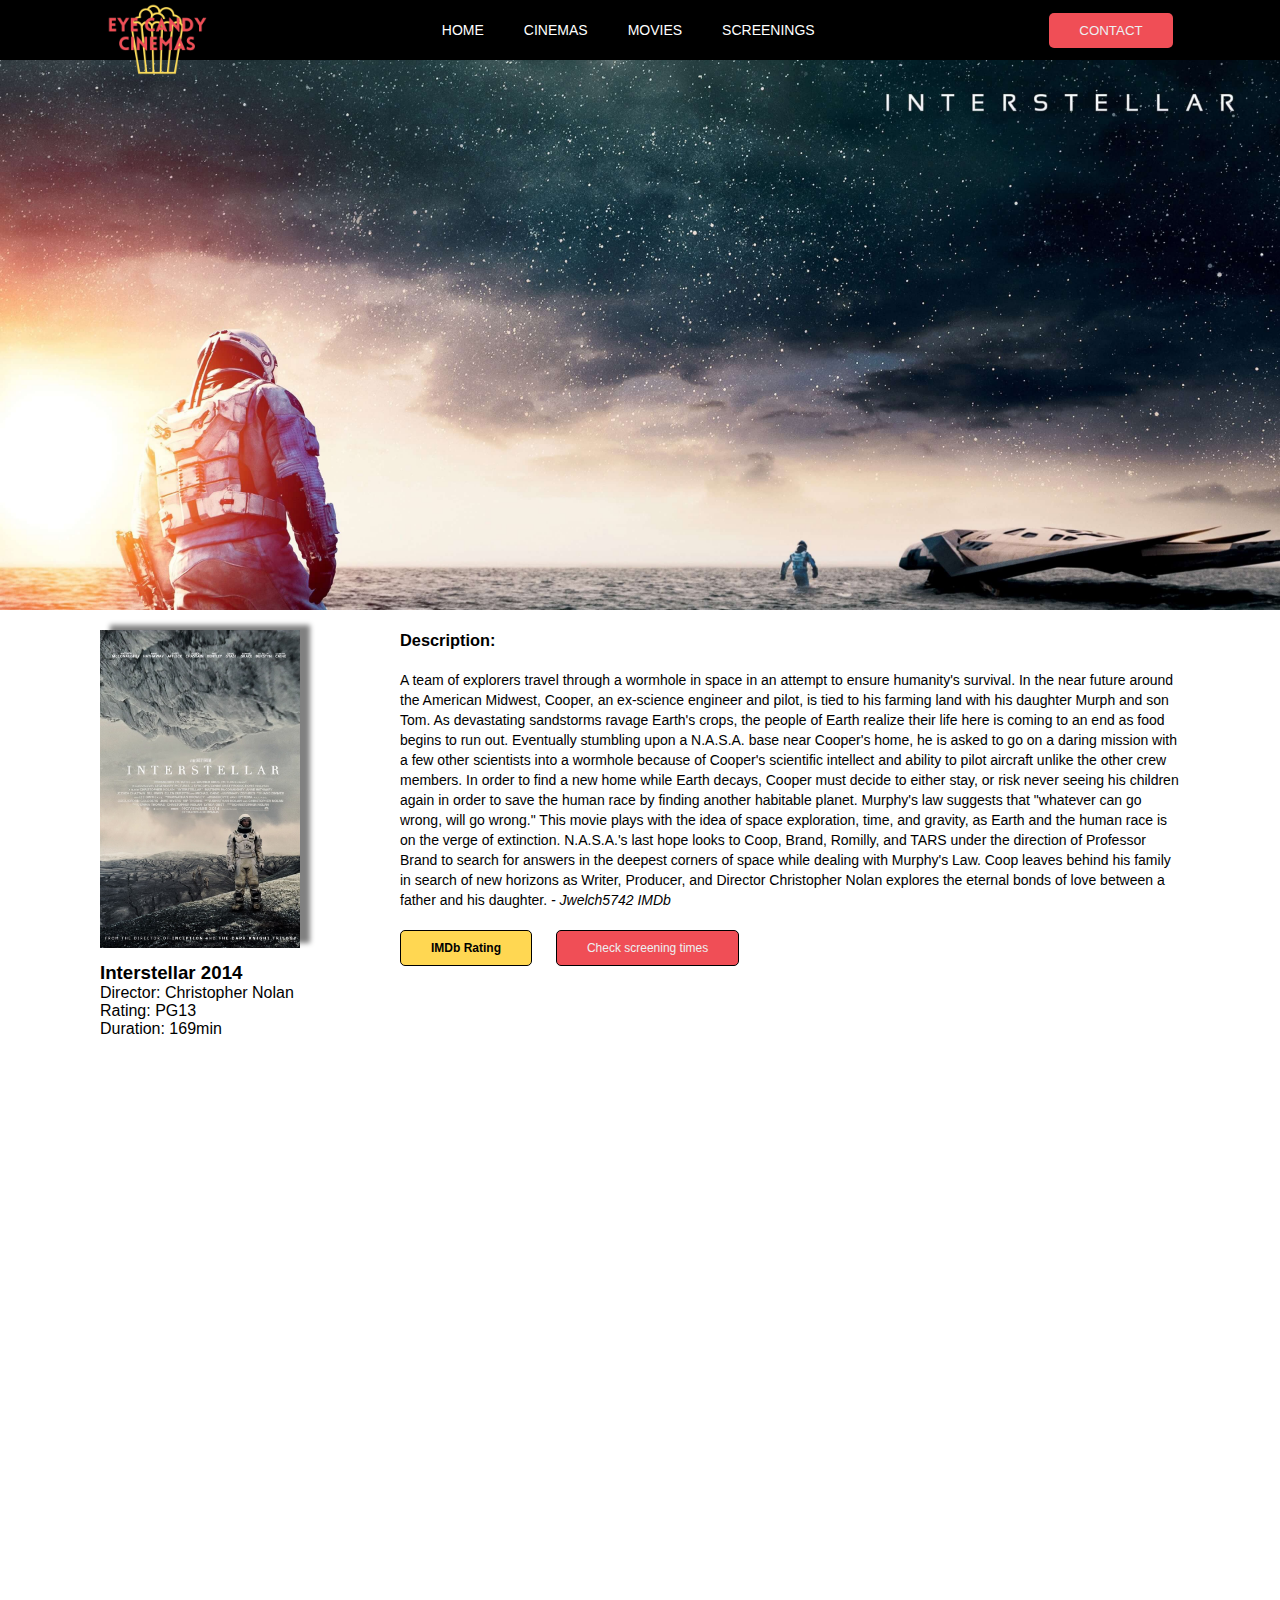
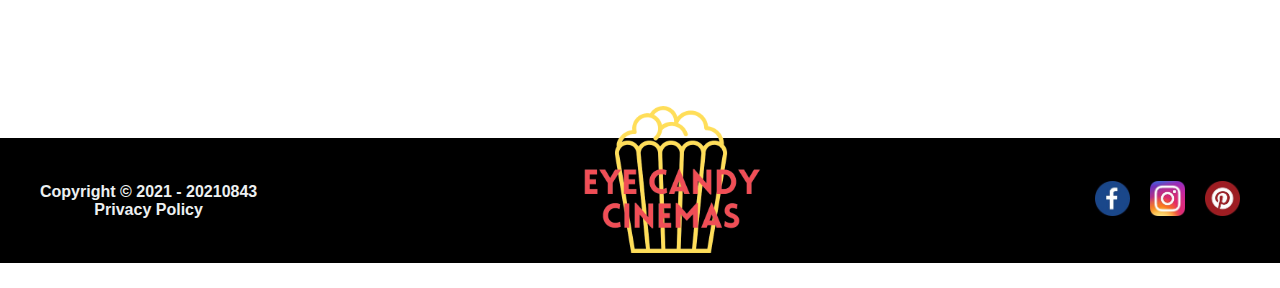
<file: interstellar.html>
<!DOCTYPE html>
<html lang="en">
  <head>
    <meta charset="UTF-8" />
    <meta http-equiv="X-UA-Compatible" content="IE=edge" />
    <meta
      name="viewport"
      content="width=
    , initial-scale=1.0"
    />
    <meta
      name="description"
      content="Eye Candy Cinemas listing of the Interstellar Movie."
    />
    <meta
      name="keywords"
      content="cinemas, movies, theatres, screenings, Eye Candy Cinemas"
    />
    <meta name="author" content="Jeshua Hertzke" />
    <link rel="Stylesheet" href="movieListingStyle.css" />
    <title>Eye Candy Cinemas</title>
  </head>
  <body>
    <header id="header">
      <img
        class="logo"
        src="./images/Header-Logo.png"
        alt="Eye Candy Cinemas Logo"
      />
      <nav>
        <ul>
          <li><a href="./index.html" class="navtab">HOME</a></li>
          <li><a href="./cinemas.html" class="navtab">CINEMAS</a></li>
          <li><a href="./movies.html" class="navtab">MOVIES</a></li>
          <li><a href="./screenings.html" class="navtab">SCREENINGS</a></li>
        </ul>
      </nav>
      <a href="contact.html"><button class="navButton">CONTACT</button></a>
    </header>
    <div
      class="movieBanner"
      style="background-image: url(./images/InterstellarBanner.jpg)"
    ></div>
    <div class="movieBlock">
      <div class="movieCoverBlock">
        <img
          src="./images/Interstellar-cover.jpg"
          width="200px"
          alt="Cover image of the Interstellar Movie"
        />
        <h3>Interstellar 2014</h3>
        <p>Director: Christopher Nolan</p>
        <p>Rating: PG13</p>
        <p>Duration: 169min</p>
      </div>
      <div class="movieDescription">
        <h3>Description:</h3>
        <br />
        <p>
          A team of explorers travel through a wormhole in space in an attempt
          to ensure humanity's survival. In the near future around the American
          Midwest, Cooper, an ex-science engineer and pilot, is tied to his
          farming land with his daughter Murph and son Tom. As devastating
          sandstorms ravage Earth's crops, the people of Earth realize their
          life here is coming to an end as food begins to run out. Eventually
          stumbling upon a N.A.S.A. base near Cooper's home, he is asked to go
          on a daring mission with a few other scientists into a wormhole
          because of Cooper's scientific intellect and ability to pilot aircraft
          unlike the other crew members. In order to find a new home while Earth
          decays, Cooper must decide to either stay, or risk never seeing his
          children again in order to save the human race by finding another
          habitable planet. Murphy's law suggests that "whatever can go wrong,
          will go wrong." This movie plays with the idea of space exploration,
          time, and gravity, as Earth and the human race is on the verge of
          extinction. N.A.S.A.'s last hope looks to Coop, Brand, Romilly, and
          TARS under the direction of Professor Brand to search for answers in
          the deepest corners of space while dealing with Murphy's Law. Coop
          leaves behind his family in search of new horizons as Writer,
          Producer, and Director Christopher Nolan explores the eternal bonds of
          love between a father and his daughter.<cite> - Jwelch5742 IMDb</cite>
        </p>
        <div>
          <a href="https://www.imdb.com/title/tt0816692/" target="_blank"
            ><button class="imdbButton">IMDb Rating</button></a
          >
          <a href="./screenings.html"
            ><button class="screeningButton">Check screening times</button></a
          >
        </div>
      </div>
    </div>

    <div class="movieTrailer" id="interstellarTrailer">
      <iframe
        width="1120"
        height="630"
        src="https://www.youtube.com/embed/zSWdZVtXT7E"
        title="YouTube video player"
        frameborder="0"
        allow="accelerometer; autoplay; clipboard-write; encrypted-media; gyroscope; picture-in-picture"
        allowfullscreen
      ></iframe>
    </div>

    <footer>
      <div class="copyright">
        <h4>Copyright &copy; 2021 - 20210843</h4>
        <h4>Privacy Policy</h4>
      </div>

      <div class="footerLogo">
        <a href="./index.html"
          ><img
            src="./images/Footer-Logo.png"
            class="footerLogo"
            width="180px"
            alt="Logo of Eye Candy Cinemas"
        /></a>
      </div>
      <div class="icons">
        <a href="https://www.facebook.com/login" target="_blank"
          ><img
            src="./images/Facebook-icon.jpg"
            class="sm-icons"
            alt="Facebook icon"
        /></a>
        <a href="https://www.instagram.com/accounts/login/" target="_blank"
          ><img
            src="./images/Instagram-icon.jpg"
            class="sm-icons"
            alt="Instagram icon"
        /></a>
        <a href="https://www.pinterest.nz/login/" target="_blank"
          ><img
            src="./images/Pinterest-icon.jpg"
            class="sm-icons"
            alt="Pinterest icon"
        /></a>
      </div>
    </footer>
  </body>
</html>
</file>
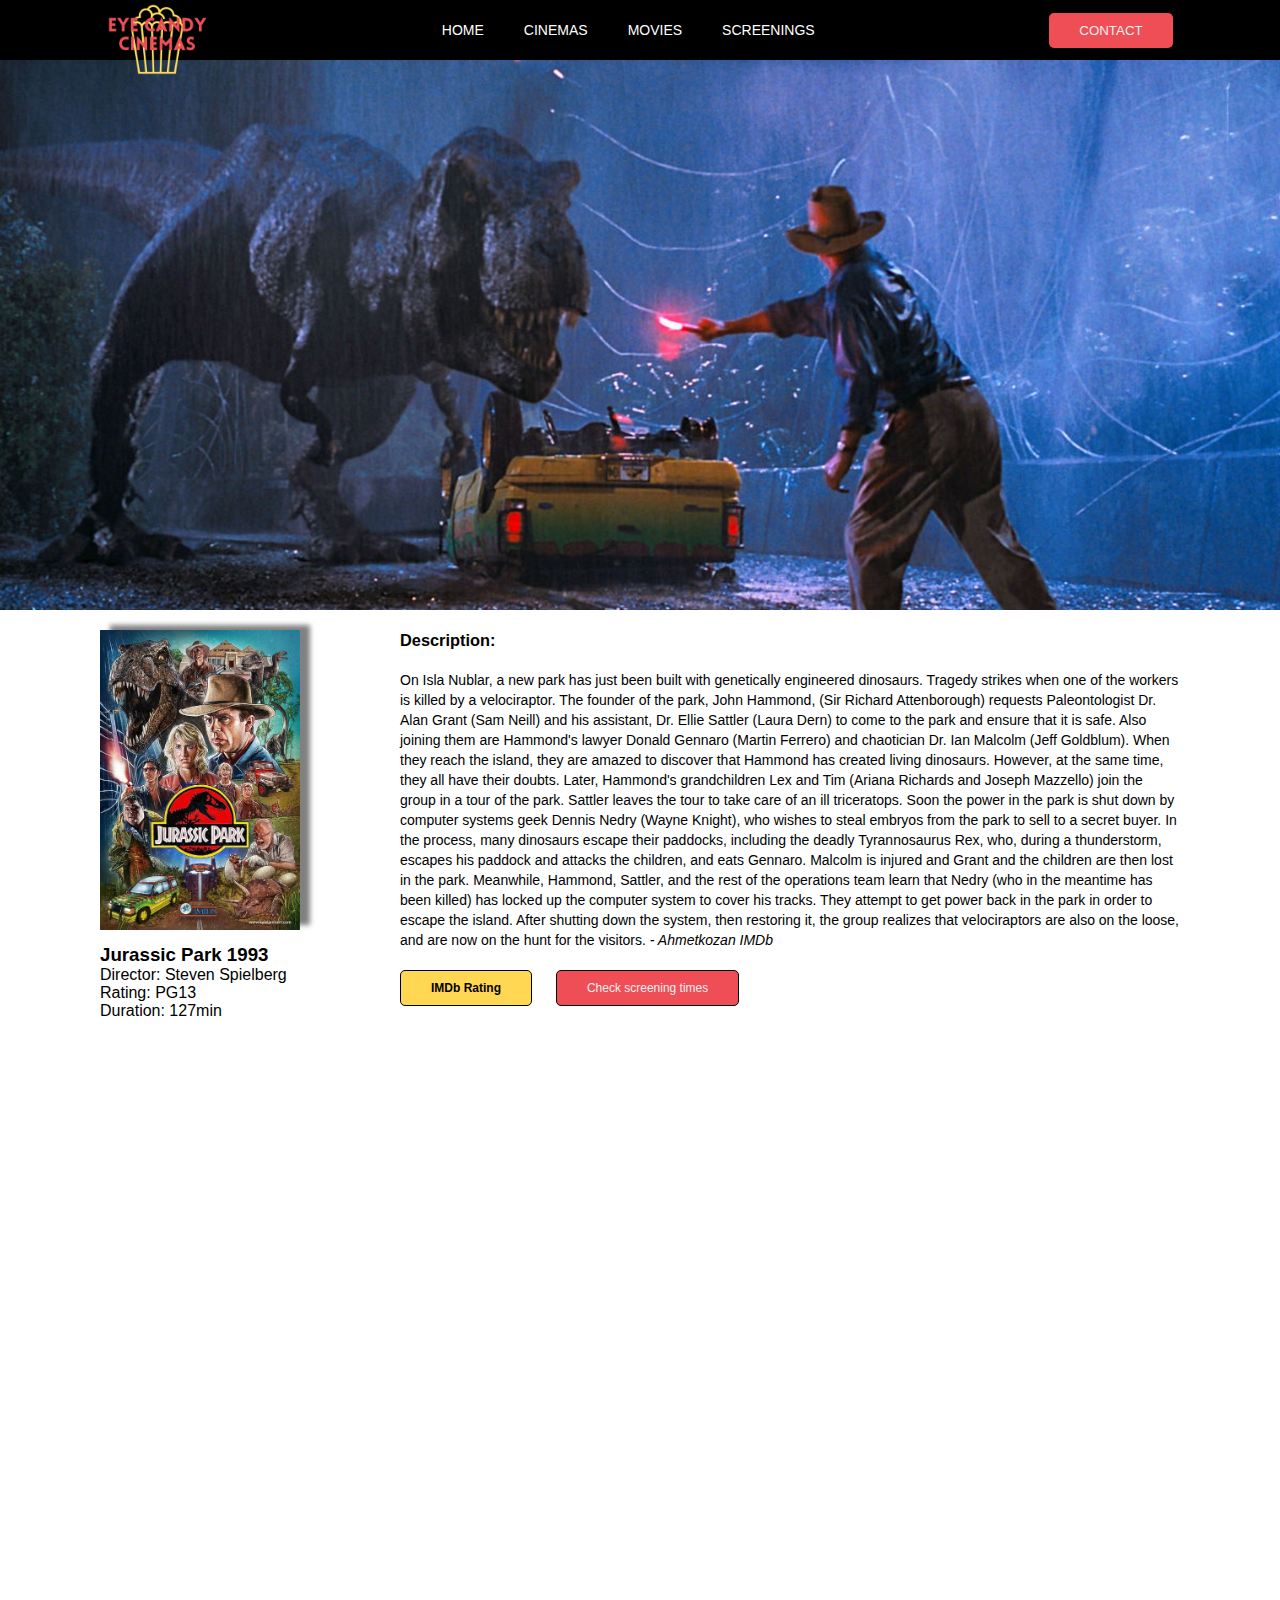
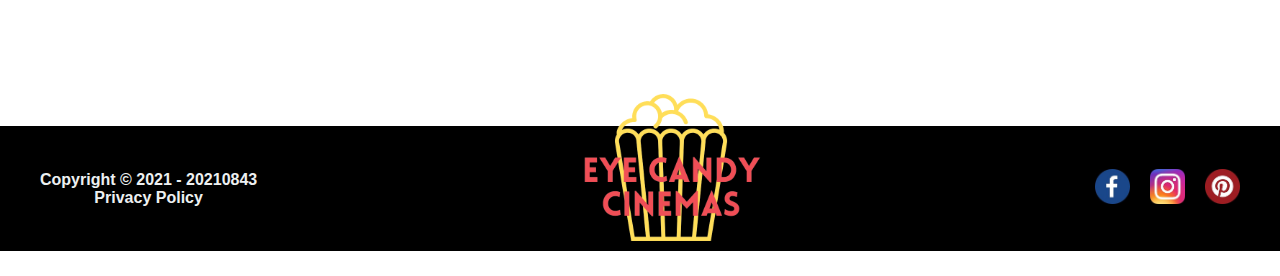
<file: jurassic.html>
<!DOCTYPE html>
<html lang="en">
  <head>
    <meta charset="UTF-8" />
    <meta http-equiv="X-UA-Compatible" content="IE=edge" />
    <meta
      name="viewport"
      content="width=
    , initial-scale=1.0"
    />
    <meta
      name="description"
      content="Eye Candy Cinemas listing of the Jurassic Park Movie."
    />
    <meta
      name="keywords"
      content="cinemas, movies, theatres, screenings, Eye Candy Cinemas"
    />
    <meta name="author" content="Jeshua Hertzke" />
    <link rel="Stylesheet" href="movieListingStyle.css" />
    <title>Eye Candy Cinemas</title>
  </head>
  <body>
    <header id="header">
      <img
        class="logo"
        src="./images/Header-Logo.png"
        alt="Eye Candy Cinemas Logo"
      />
      <nav>
        <ul>
          <li><a href="./index.html" class="navtab">HOME</a></li>
          <li><a href="./cinemas.html" class="navtab">CINEMAS</a></li>
          <li><a href="./movies.html" class="navtab">MOVIES</a></li>
          <li><a href="./screenings.html" class="navtab">SCREENINGS</a></li>
        </ul>
      </nav>
      <a href="contact.html"><button class="navButton">CONTACT</button></a>
    </header>
    <div
      class="movieBanner"
      style="background-image: url(./images/JurassicParkBanner.jpg)"
    ></div>
    <div class="movieBlock">
      <div class="movieCoverBlock">
        <img
          src="./images/JurassicParkCover.jpg"
          width="200px"
          alt="Cover image of the Jurassic Park Movie"
        />
        <h3>Jurassic Park 1993</h3>
        <p>Director: Steven Spielberg</p>
        <p>Rating: PG13</p>
        <p>Duration: 127min</p>
      </div>
      <div class="movieDescription">
        <h3>Description:</h3>
        <br />
        <p>
          On Isla Nublar, a new park has just been built with genetically
          engineered dinosaurs. Tragedy strikes when one of the workers is
          killed by a velociraptor. The founder of the park, John Hammond, (Sir
          Richard Attenborough) requests Paleontologist Dr. Alan Grant (Sam
          Neill) and his assistant, Dr. Ellie Sattler (Laura Dern) to come to
          the park and ensure that it is safe. Also joining them are Hammond's
          lawyer Donald Gennaro (Martin Ferrero) and chaotician Dr. Ian Malcolm
          (Jeff Goldblum). When they reach the island, they are amazed to
          discover that Hammond has created living dinosaurs. However, at the
          same time, they all have their doubts. Later, Hammond's grandchildren
          Lex and Tim (Ariana Richards and Joseph Mazzello) join the group in a
          tour of the park. Sattler leaves the tour to take care of an ill
          triceratops. Soon the power in the park is shut down by computer
          systems geek Dennis Nedry (Wayne Knight), who wishes to steal embryos
          from the park to sell to a secret buyer. In the process, many
          dinosaurs escape their paddocks, including the deadly Tyrannosaurus
          Rex, who, during a thunderstorm, escapes his paddock and attacks the
          children, and eats Gennaro. Malcolm is injured and Grant and the
          children are then lost in the park. Meanwhile, Hammond, Sattler, and
          the rest of the operations team learn that Nedry (who in the meantime
          has been killed) has locked up the computer system to cover his
          tracks. They attempt to get power back in the park in order to escape
          the island. After shutting down the system, then restoring it, the
          group realizes that velociraptors are also on the loose, and are now
          on the hunt for the visitors. <cite>- Ahmetkozan IMDb</cite>
        </p>
        <div>
          <a
            href="https://www.imdb.com/title/tt0107290/?ref_=fn_al_tt_1"
            target="_blank"
            ><button class="imdbButton">IMDb Rating</button></a
          >
          <a href="./screenings.html"
            ><button class="screeningButton">Check screening times</button></a
          >
        </div>
      </div>
    </div>

    <div class="movieTrailer">
      <iframe
        width="1120"
        height="630"
        src="https://www.youtube.com/embed/QWBKEmWWL38"
        title="YouTube video player"
        frameborder="0"
        allow="accelerometer; autoplay; clipboard-write; encrypted-media; gyroscope; picture-in-picture"
        allowfullscreen
      ></iframe>
    </div>

    <footer>
      <div class="copyright">
        <h4>Copyright &copy; 2021 - 20210843</h4>
        <h4>Privacy Policy</h4>
      </div>

      <div class="footerLogo">
        <a href="./index.html"
          ><img
            src="./images/Footer-Logo.png"
            class="footerLogo"
            width="180px"
            alt="Logo of Eye Candy Cinemas"
        /></a>
      </div>
      <div class="icons">
        <a href="https://www.facebook.com/login" target="_blank"
          ><img
            src="./images/Facebook-icon.jpg"
            class="sm-icons"
            alt="Facebook icon"
        /></a>
        <a href="https://www.instagram.com/accounts/login/" target="_blank"
          ><img
            src="./images/Instagram-icon.jpg"
            class="sm-icons"
            alt="Instagram icon"
        /></a>
        <a href="https://www.pinterest.nz/login/" target="_blank"
          ><img
            src="./images/Pinterest-icon.jpg"
            class="sm-icons"
            alt="Pinterest icon"
        /></a>
      </div>
    </footer>
  </body>
</html>
</file>
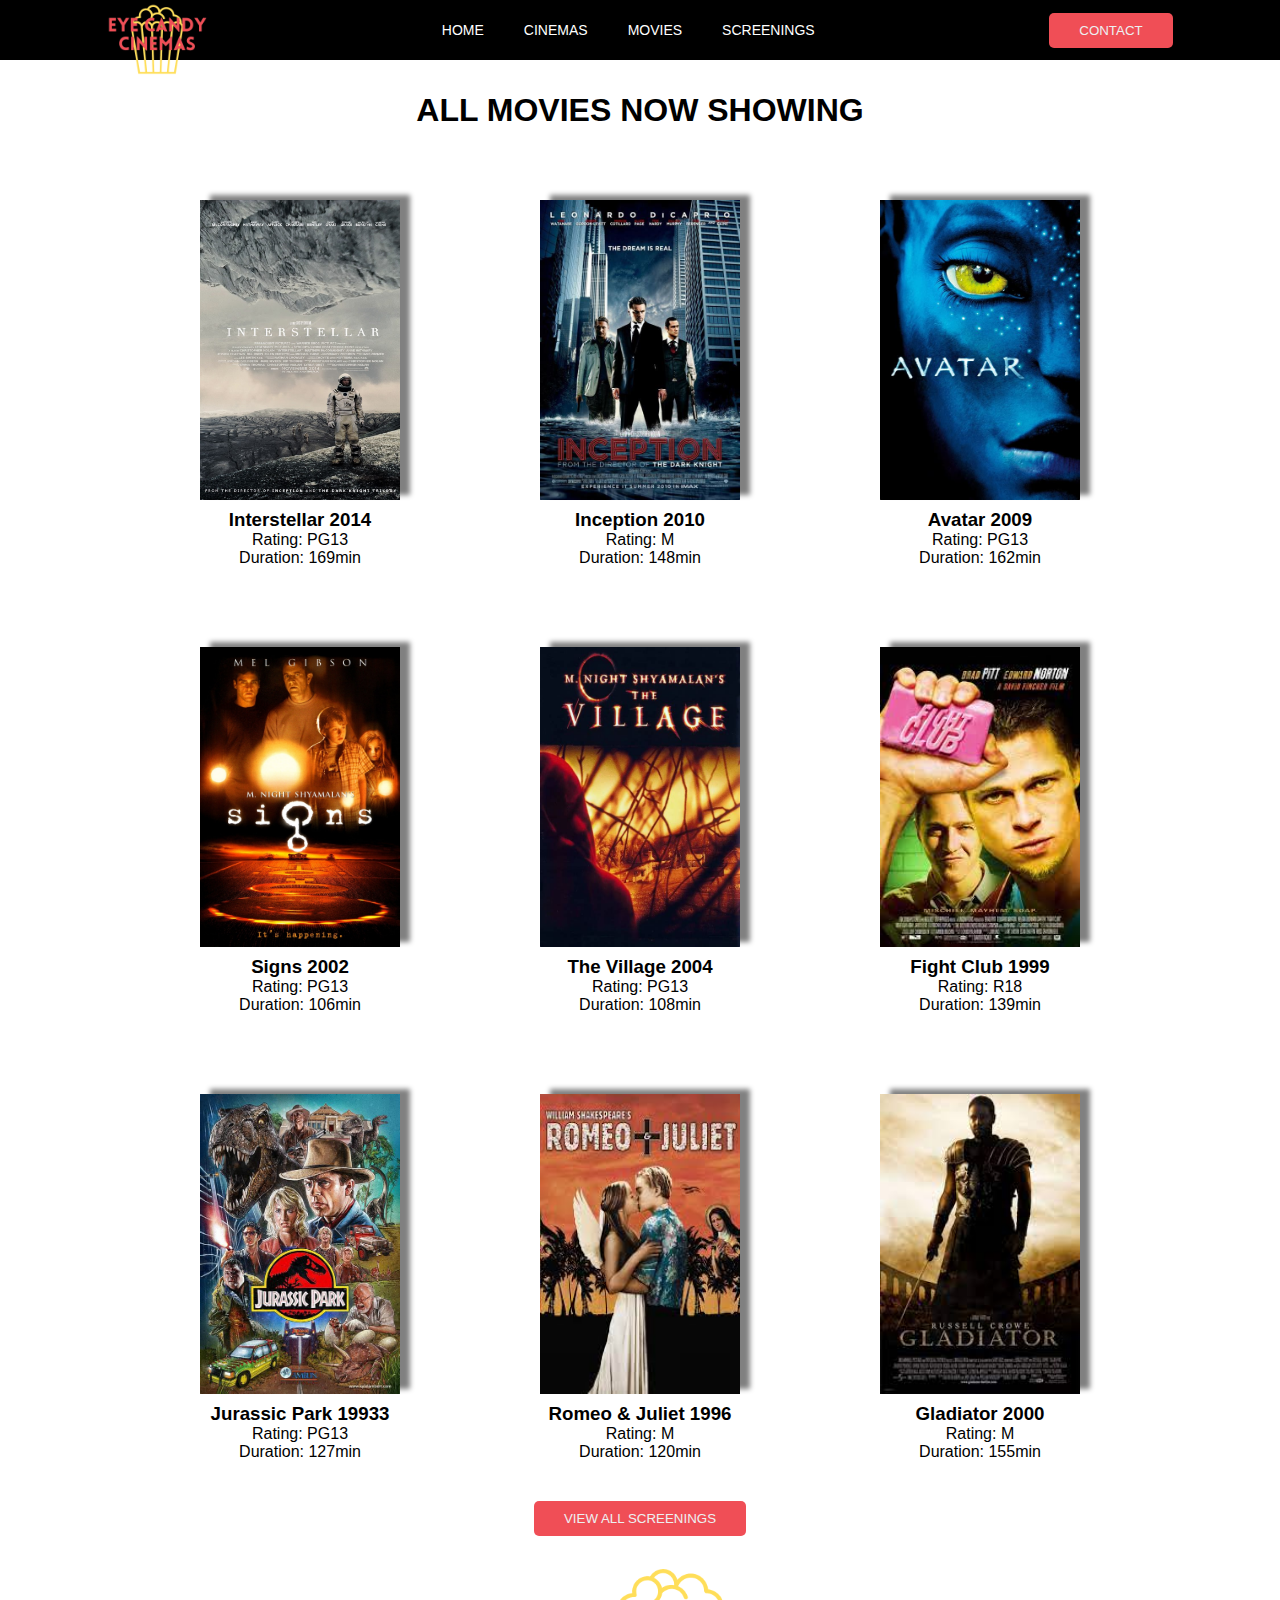
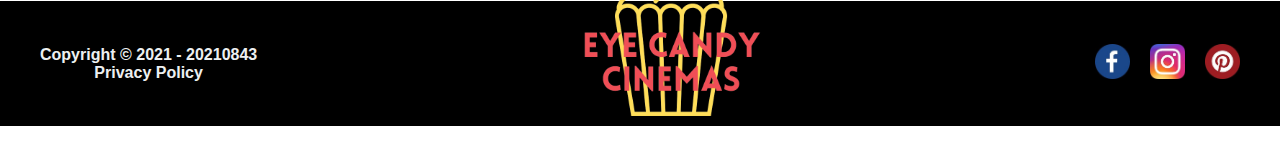
<file: movies.html>
<!DOCTYPE html>
<html lang="en">
  <head>
    <meta charset="UTF-8" />
    <meta http-equiv="X-UA-Compatible" content="IE=edge" />
    <meta
      name="viewport"
      content="width=
    , initial-scale=1.0"
    />
    <meta
      name="description"
      content="All movies showing at Eye Candy Cinemas."
    />
    <meta
      name="keywords"
      content="cinemas, movies, theatres, screenings, Eye Candy Cinemas"
    />
    <meta name="author" content="Jeshua Hertzke" />
    <link rel="Stylesheet" href="moviesStyle.css" />
    <title>Eye Candy Cinemas</title>
  </head>
  <body>
    <header id="header">
      <img
        class="logo"
        src="./images/Header-Logo.png"
        alt="Eye Candy Cinemas Logo"
      />
      <nav>
        <ul>
          <li><a href="./index.html" class="navtab">HOME</a></li>
          <li><a href="./cinemas.html" class="navtab">CINEMAS</a></li>
          <li><a href="./movies.html" class="navtab">MOVIES</a></li>
          <li><a href="./screenings.html" class="navtab">SCREENINGS</a></li>
        </ul>
      </nav>
      <a href="contact.html"><button class="navButton">CONTACT</button></a>
    </header>
    <div class="titleArea">
      <h2>ALL MOVIES NOW SHOWING</h2>
    </div>
    <div class="movieBlock">
      <div class="movieItem">
        <a href="./interstellar.html">
          <img
            src="./images/Interstellar-cover.jpg"
            class="coverImage"
            width="200px"
            alt="Cover of the Interstellar Movie"
        /></a>
        <h3>Interstellar 2014</h3>
        <p>Rating: PG13</p>
        <p>Duration: 169min</p>
      </div>
      <div class="movieItem">
        <a href="./inception.html">
          <img
            src="./images/InceptionCover.jpg"
            class="coverImage"
            width="200px"
            alt="Cover of the Inception Movie"
        /></a>
        <h3>Inception 2010</h3>
        <p>Rating: M</p>
        <p>Duration: 148min</p>
      </div>
      <div class="movieItem">
        <a href="./avatar.html">
          <img
            src="./images/AvatarCover.jpg"
            class="coverImage"
            width="200px"
            alt="Cover of the Avatar Movie"
        /></a>
        <h3>Avatar 2009</h3>
        <p>Rating: PG13</p>
        <p>Duration: 162min</p>
      </div>
      <div class="movieItem">
        <a href="./signs.html">
          <img
            src="./images/signs-cover.jpg"
            class="coverImage"
            width="200px"
            alt="Cover of the Signs Movie"
        /></a>
        <h3>Signs 2002</h3>
        <p>Rating: PG13</p>
        <p>Duration: 106min</p>
      </div>
      <div class="movieItem">
        <a href="./theVillage.html">
          <img
            src="./images/TheVillageCover.jpg"
            class="coverImage"
            width="200px"
            alt="Cover of The Village Movie"
        /></a>
        <h3>The Village 2004</h3>
        <p>Rating: PG13</p>
        <p>Duration: 108min</p>
      </div>
      <div class="movieItem">
        <a href="./fightClub.html">
          <img
            src="./images/Fight-Club-cover.jpg"
            class="coverImage"
            width="200px"
            alt="Cover of the Fight Club Movie"
        /></a>
        <h3>Fight Club 1999</h3>
        <p>Rating: R18</p>
        <p>Duration: 139min</p>
      </div>
      <div class="movieItem">
        <a href="./jurassic.html">
          <img
            src="./images/JurassicParkCover.jpg"
            class="coverImage"
            width="200px"
            alt="Cover of The Jurassic Park Movie"
        /></a>
        <h3>Jurassic Park 19933</h3>
        <p>Rating: PG13</p>
        <p>Duration: 127min</p>
      </div>
      <div class="movieItem">
        <a href="./romeo&Juliet.html">
          <img
            src="./images/Romeo-and-Juliet-cover.jpg"
            class="coverImage"
            width="200px"
            alt="Cover of the Romeo & Juliet Movie"
        /></a>
        <h3>Romeo & Juliet 1996</h3>
        <p>Rating: M</p>
        <p>Duration: 120min</p>
      </div>
      <div class="movieItem">
        <a href="./gladiator.html">
          <img
            src="./images/Gladiator-cover.jpg"
            class="coverImage"
            width="200px"
            alt="Cover of the Gladiator Movie"
        /></a>
        <h3>Gladiator 2000</h3>
        <p>Rating: M</p>
        <p>Duration: 155min</p>
      </div>
    </div>
    <div class="buttonArea">
      <a href="/screenings.html"
        ><button class="screeningButton">VIEW ALL SCREENINGS</button></a
      >
    </div>

    <footer>
      <div class="copyright">
        <h4>Copyright &copy; 2021 - 20210843</h4>
        <h4>Privacy Policy</h4>
      </div>

      <div class="footerLogo">
        <a href="index.html"
          ><img
            src="./images/Footer-Logo.png"
            class="footerLogo"
            width="180px"
            alt="Logo of Eye Candy Cinemas"
        /></a>
      </div>
      <div class="icons">
        <a href="https://www.facebook.com/login" target="_blank"
          ><img
            src="./images/Facebook-icon.jpg"
            class="sm-icons"
            alt="Facebook icon"
        /></a>
        <a href="https://www.instagram.com/accounts/login/" target="_blank"
          ><img
            src="./images/Instagram-icon.jpg"
            class="sm-icons"
            alt="Instagram icon"
        /></a>
        <a href="https://www.pinterest.nz/login/" target="_blank"
          ><img
            src="./images/Pinterest-icon.jpg"
            class="sm-icons"
            alt="Pinterest icon"
        /></a>
      </div>
    </footer>
  </body>
</html>
</file>
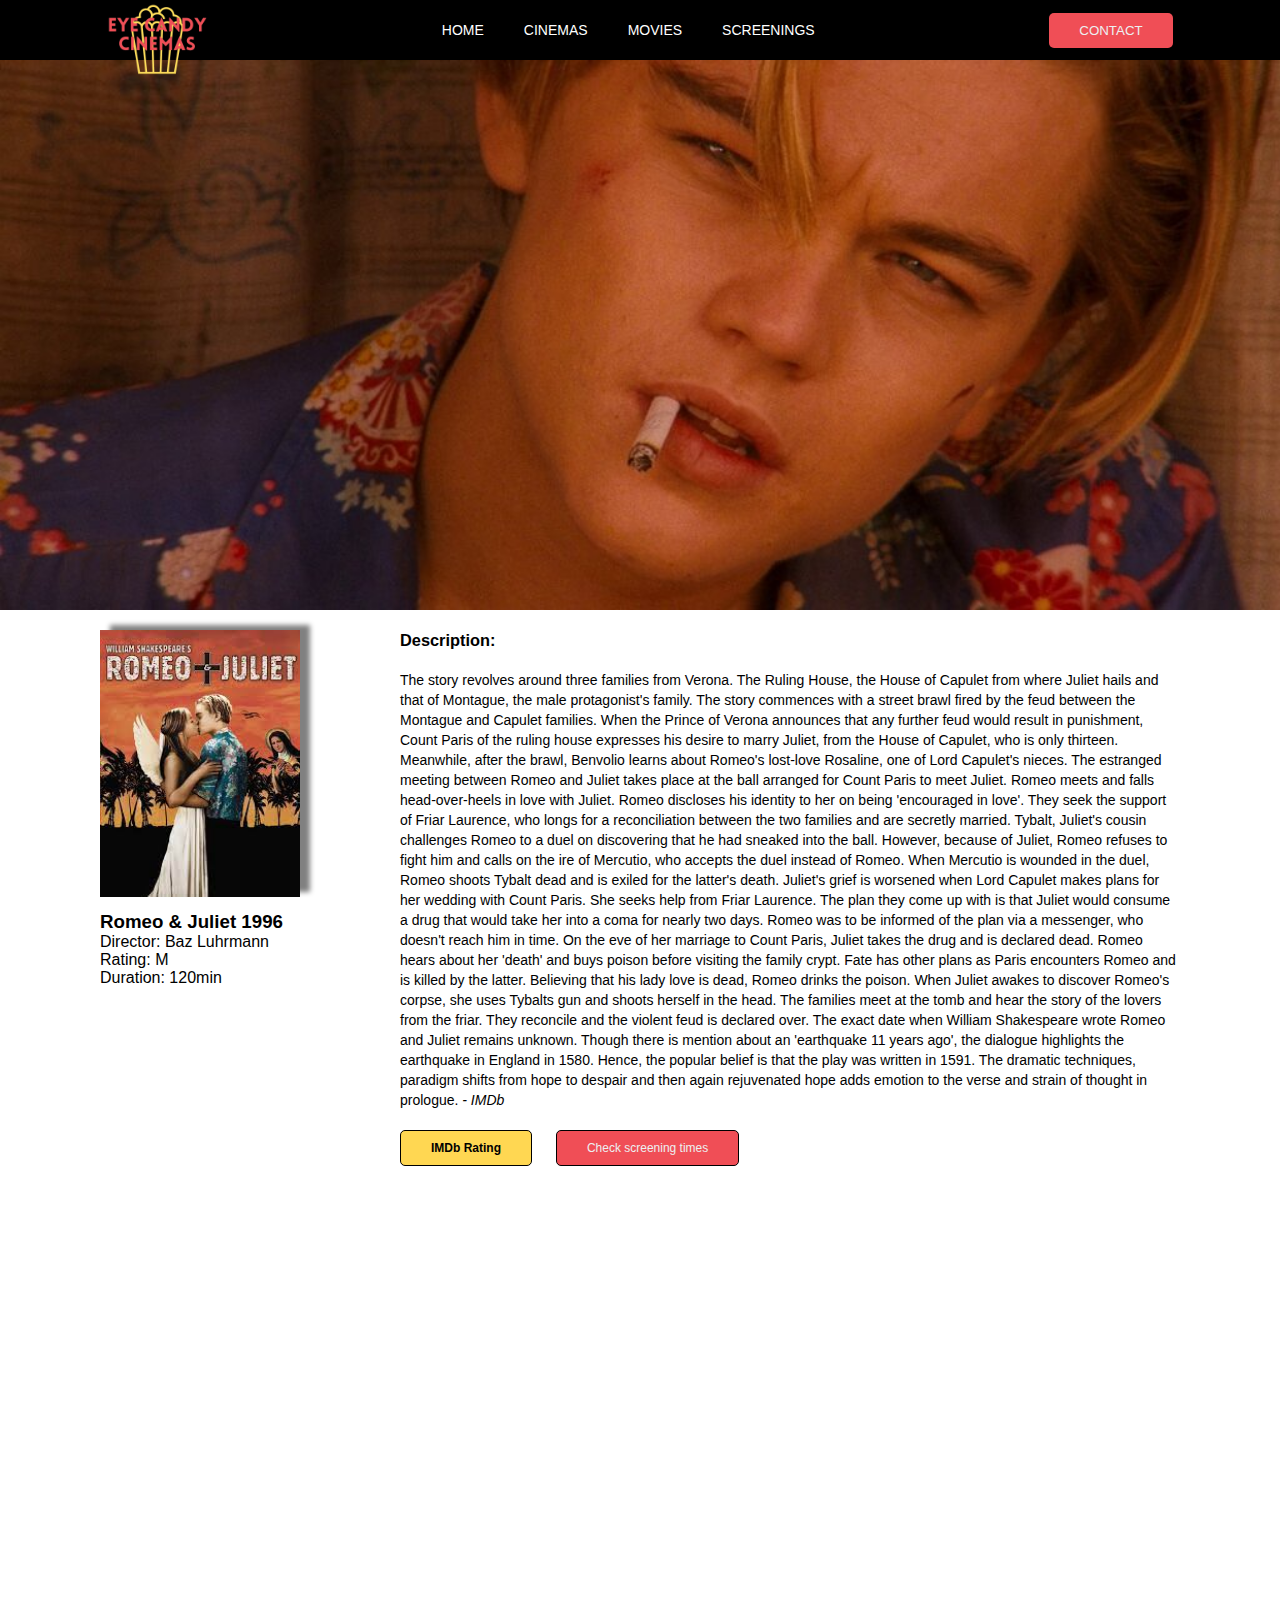
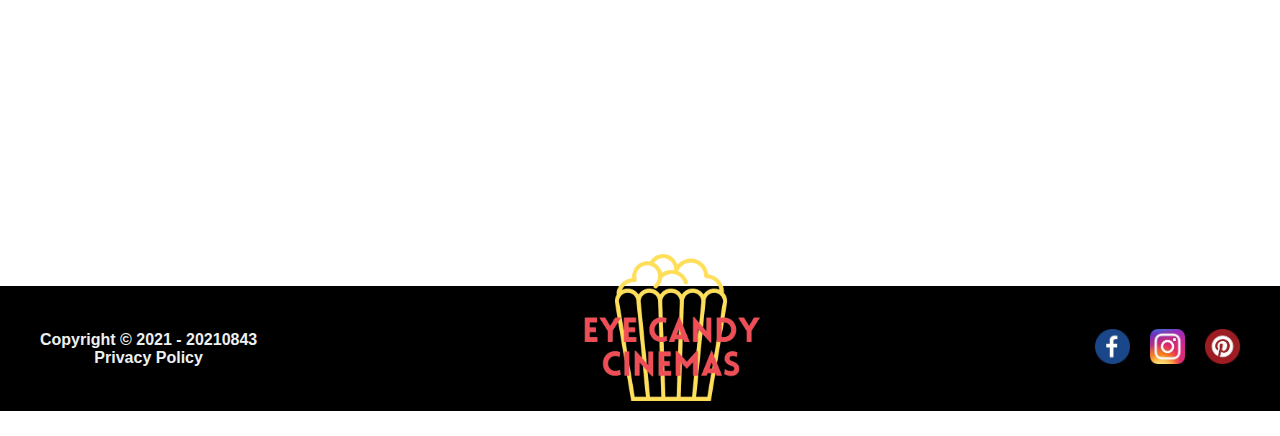
<file: romeo&Juliet.html>
<!DOCTYPE html>
<html lang="en">
  <head>
    <meta charset="UTF-8" />
    <meta http-equiv="X-UA-Compatible" content="IE=edge" />
    <meta
      name="viewport"
      content="width=
    , initial-scale=1.0"
    />
    <meta
      name="description"
      content="Eye Candy Cinemas listing of the Romeo and Juliet Movie."
    />
    <meta
      name="keywords"
      content="cinemas, movies, theatres, screenings, Eye Candy Cinemas"
    />
    <meta name="author" content="Jeshua Hertzke" />
    <link rel="Stylesheet" href="movieListingStyle.css" />
    <title>Eye Candy Cinemas</title>
  </head>
  <body>
    <header id="header">
      <img
        class="logo"
        src="./images/Header-Logo.png"
        alt="Eye Candy Cinemas Logo"
      />
      <nav>
        <ul>
          <li><a href="./index.html" class="navtab">HOME</a></li>
          <li><a href="./cinemas.html" class="navtab">CINEMAS</a></li>
          <li><a href="./movies.html" class="navtab">MOVIES</a></li>
          <li><a href="./screenings.html" class="navtab">SCREENINGS</a></li>
        </ul>
      </nav>
      <a href="contact.html"><button class="navButton">CONTACT</button></a>
    </header>
    <div
      class="movieBanner"
      style="background-image: url(./images/Romeo-and-Juliet-banner.jpg)"
    ></div>
    <div class="movieBlock">
      <div class="movieCoverBlock">
        <img
          src="./images/Romeo-and-Juliet-cover.jpg"
          width="200px"
          alt="Cover image of the Romeo and Juliet Movie"
        />
        <h3>Romeo & Juliet 1996</h3>
        <p>Director: Baz Luhrmann</p>
        <p>Rating: M</p>
        <p>Duration: 120min</p>
      </div>
      <div class="movieDescription">
        <h3>Description:</h3>
        <br />
        <p>
          The story revolves around three families from Verona. The Ruling
          House, the House of Capulet from where Juliet hails and that of
          Montague, the male protagonist's family. The story commences with a
          street brawl fired by the feud between the Montague and Capulet
          families. When the Prince of Verona announces that any further feud
          would result in punishment, Count Paris of the ruling house expresses
          his desire to marry Juliet, from the House of Capulet, who is only
          thirteen. Meanwhile, after the brawl, Benvolio learns about Romeo's
          lost-love Rosaline, one of Lord Capulet's nieces. The estranged
          meeting between Romeo and Juliet takes place at the ball arranged for
          Count Paris to meet Juliet. Romeo meets and falls head-over-heels in
          love with Juliet. Romeo discloses his identity to her on being
          'encouraged in love'. They seek the support of Friar Laurence, who
          longs for a reconciliation between the two families and are secretly
          married. Tybalt, Juliet's cousin challenges Romeo to a duel on
          discovering that he had sneaked into the ball. However, because of
          Juliet, Romeo refuses to fight him and calls on the ire of Mercutio,
          who accepts the duel instead of Romeo. When Mercutio is wounded in the
          duel, Romeo shoots Tybalt dead and is exiled for the latter's death.
          Juliet's grief is worsened when Lord Capulet makes plans for her
          wedding with Count Paris. She seeks help from Friar Laurence. The plan
          they come up with is that Juliet would consume a drug that would take
          her into a coma for nearly two days. Romeo was to be informed of the
          plan via a messenger, who doesn't reach him in time. On the eve of her
          marriage to Count Paris, Juliet takes the drug and is declared dead.
          Romeo hears about her 'death' and buys poison before visiting the
          family crypt. Fate has other plans as Paris encounters Romeo and is
          killed by the latter. Believing that his lady love is dead, Romeo
          drinks the poison. When Juliet awakes to discover Romeo's corpse, she
          uses Tybalts gun and shoots herself in the head. The families meet at
          the tomb and hear the story of the lovers from the friar. They
          reconcile and the violent feud is declared over. The exact date when
          William Shakespeare wrote Romeo and Juliet remains unknown. Though
          there is mention about an 'earthquake 11 years ago', the dialogue
          highlights the earthquake in England in 1580. Hence, the popular
          belief is that the play was written in 1591. The dramatic techniques,
          paradigm shifts from hope to despair and then again rejuvenated hope
          adds emotion to the verse and strain of thought in prologue.
          <cite>- IMDb</cite>
        </p>
        <div>
          <a
            href="https://www.imdb.com/title/tt0117509/?ref_=ttpl_pl_tt"
            target="_blank"
            ><button class="imdbButton">IMDb Rating</button></a
          >
          <a href="./screenings.html"
            ><button class="screeningButton">Check screening times</button></a
          >
        </div>
      </div>
    </div>
    <div class="movieTrailer">
      <iframe
        width="1120"
        height="630"
        src="https://www.youtube.com/embed/8JoOpx6VwHk"
        title="YouTube video player"
        frameborder="0"
        allow="accelerometer; autoplay; clipboard-write; encrypted-media; gyroscope; picture-in-picture"
        allowfullscreen
      ></iframe>
    </div>

    <footer>
      <div class="copyright">
        <h4>Copyright &copy; 2021 - 20210843</h4>
        <h4>Privacy Policy</h4>
      </div>

      <div class="footerLogo">
        <a href="./index.html"
          ><img
            src="./images/Footer-Logo.png"
            class="footerLogo"
            width="180px"
            alt="Logo of Eye Candy Cinemas"
        /></a>
      </div>
      <div class="icons">
        <a href="https://www.facebook.com/login" target="_blank"
          ><img
            src="./images/Facebook-icon.jpg"
            class="sm-icons"
            alt="Facebook icon"
        /></a>
        <a href="https://www.instagram.com/accounts/login/" target="_blank"
          ><img
            src="./images/Instagram-icon.jpg"
            class="sm-icons"
            alt="Instagram icon"
        /></a>
        <a href="https://www.pinterest.nz/login/" target="_blank"
          ><img
            src="./images/Pinterest-icon.jpg"
            class="sm-icons"
            alt="Pinterest icon"
        /></a>
      </div>
    </footer>
  </body>
</html>
</file>
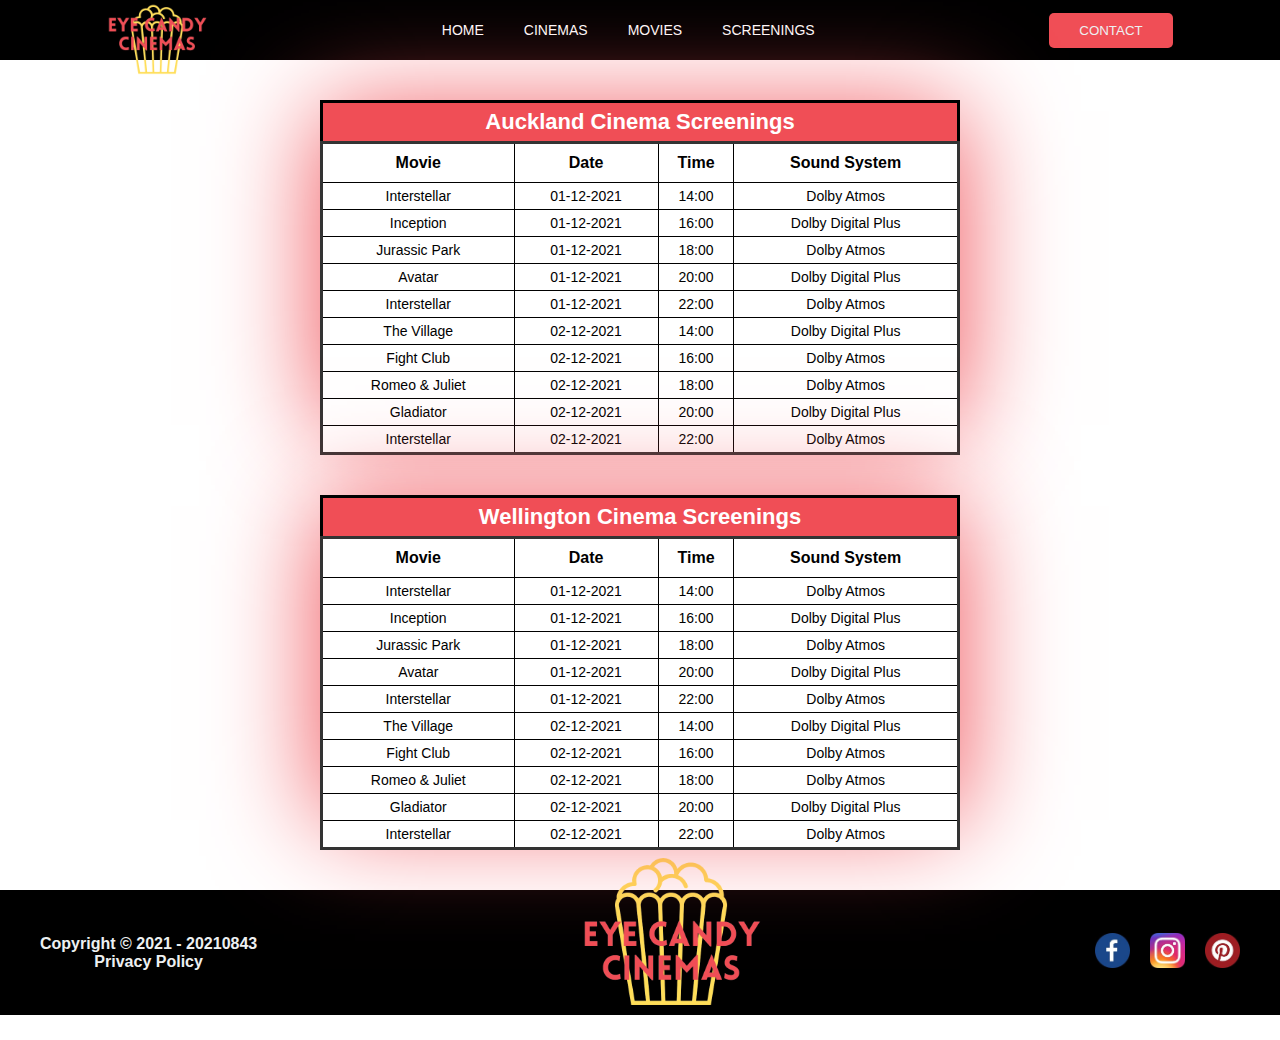
<file: screenings.html>
<!DOCTYPE html>
<html lang="en">
  <head>
    <meta charset="UTF-8" />
    <meta http-equiv="X-UA-Compatible" content="IE=edge" />
    <meta
      name="viewport"
      content="width=
    , initial-scale=1.0"
    />
    <meta name="description" content="Sceen times of all movies at Eye Candy Cinemas.">
    <meta name="keywords" content="cinemas, movies, theatres, screenings, Eye Candy Cinemas">
    <meta name="author" content="Jeshua Hertzke">
    <link rel="Stylesheet" href="screeningsStyle.css" />
    <title>Eye Candy Cinemas</title>
  </head>
  <body>
    <header id="header">
      <img
        class="logo"
        src="./images/Header-Logo.png"
        alt="Eye Candy Cinemas Logo"
      />
      <nav>
        <ul>
          <li><a href="index.html" class="navtab">HOME</a></li>
          <li><a href="cinemas.html" class="navtab">CINEMAS</a></li>
          <li><a href="movies.html" class="navtab">MOVIES</a></li>
          <li><a href="screenings.html" class="navtab">SCREENINGS</a></li>
        </ul>
      </nav>
      <a href="contact.html"><button class="navButton">CONTACT</button></a>
    </header>
    <div class="screeningBlock">
      <div class="screeningTable">
        <table>
          <caption>
            Auckland Cinema Screenings
          </caption>
          <thead>
            <tr>
              <th>Movie</th>
              <th>Date</th>
              <th>Time</th>
              <th>Sound System</th>
            </tr>
          </thead>
          <tbody>
            <tr>
              <td>Interstellar</td>
              <td>01-12-2021</td>
              <td>14:00</td>
              <td>Dolby Atmos</td>
            </tr>
            <tr>
              <td>Inception</td>
              <td>01-12-2021</td>
              <td>16:00</td>
              <td>Dolby Digital Plus</td>
            </tr>
            <tr>
              <td>Jurassic Park</td>
              <td>01-12-2021</td>
              <td>18:00</td>
              <td>Dolby Atmos</td>
            </tr>
            <tr>
              <td>Avatar</td>
              <td>01-12-2021</td>
              <td>20:00</td>
              <td>Dolby Digital Plus</td>
            </tr>
            <tr>
              <td>Interstellar</td>
              <td>01-12-2021</td>
              <td>22:00</t>
              <td>Dolby Atmos</td>
            </tr>
            <tr>
              <td>The Village</td>
              <td>02-12-2021</td>
              <td>14:00</td>
              <td>Dolby Digital Plus</td>
            </tr>
            <tr>
              <td>Fight Club</td>
              <td>02-12-2021</td>
              <td>16:00</td>
              <td>Dolby Atmos</td>
            </tr>
            <tr>
              <td>Romeo & Juliet</td>
              <td>02-12-2021</td>
              <td>18:00</td>
              <td>Dolby Atmos</td>
            </tr>
            <tr>
              <td>Gladiator</td>
              <td>02-12-2021</td>
              <td>20:00</td>
              <td>Dolby Digital Plus</td>
            </tr>
            <tr>
              <td>Interstellar</td>
              <td>02-12-2021</td>
              <td>22:00</td>
              <td class="bottomMovie">Dolby Atmos</td>
            </tr>
          </tbody>
        </table>

        <table>
          <caption>
            Wellington Cinema Screenings
          </caption>
          <thead>
            <tr>
              <th>Movie</th>
              <th>Date</th>
              <th>Time</th>
              <th>Sound System</th>
            </tr>
          </thead>
          <tbody>
            <tr>
              <td>Interstellar</td>
              <td>01-12-2021</td>
              <td>14:00</td>
              <td>Dolby Atmos</td>
            </tr>
            <tr>
              <td>Inception</td>
              <td>01-12-2021</td>
              <td>16:00</td>
              <td>Dolby Digital Plus</td>
            </tr>
            <tr>
              <td>Jurassic Park</td>
              <td>01-12-2021</td>
              <td>18:00</td>
              <td>Dolby Atmos</td>
            </tr>
            <tr>
              <td>Avatar</td>
              <td>01-12-2021</td>
              <td>20:00</td>
              <td>Dolby Digital Plus</td>
            </tr>
            <tr>
              <td>Interstellar</td>
              <td>01-12-2021</td>
              <td>22:00</td>
              <td>Dolby Atmos</td>
            </tr>
            <tr>
              <td>The Village</td>
              <td>02-12-2021</td>
              <td>14:00</td>
              <td>Dolby Digital Plus</td>
            </tr>
            <tr>
              <td>Fight Club</td>
              <td>02-12-2021</td>
              <td>16:00</td>
              <td>Dolby Atmos</td>
            </tr>
            <tr>
              <td>Romeo & Juliet</td>
              <td>02-12-2021</td>
              <td>18:00</td>
              <td>Dolby Atmos</td>
            </tr>
            <tr>
              <td>Gladiator</td>
              <td>02-12-2021</td>
              <td>20:00</td>
              <td>Dolby Digital Plus</td>
            </tr>
            <tr class="bottomMovie">
              <td>Interstellar</td>
              <td>02-12-2021</td>
              <td>22:00</td>
              <td>Dolby Atmos</td>
            </tr>
          </tbody>
        </table>
      </div>
    </div>

    <footer>
      <div class="copyright">
        <h4>Copyright &copy; 2021 - 20210843</h4>
        <h4>Privacy Policy</h4>
      </div>

      <div class="footerLogo">
        <a href="index.html"
          ><img
            src="./images/Footer-Logo.png"
            class="footerLogo"
            width="180px"
            alt="Logo of Eye Candy Cinemas"
        /></a>
      </div>
      <div class="icons">
        <a href="https://wwww.facebook.com/login" target="_blank"
          ><img
            src="./images/Facebook-icon.jpg"
            class="sm-icons"
            alt="Facebook icon"
        /></a>
        <a href="https://www.instagram.com/accounts/login/" target="_blank"
          ><img
            src="./images/Instagram-icon.jpg"
            class="sm-icons"
            alt="Instagram icon"
        /></a>
        <a href="https://www.pinterest.nz/login/" target="_blank"
          ><img
            src="./images/Pinterest-icon.jpg"
            class="sm-icons"
            alt="Pinterest icon"
        /></a>
      </div>
    </footer>
  </body>
</html>
</file>
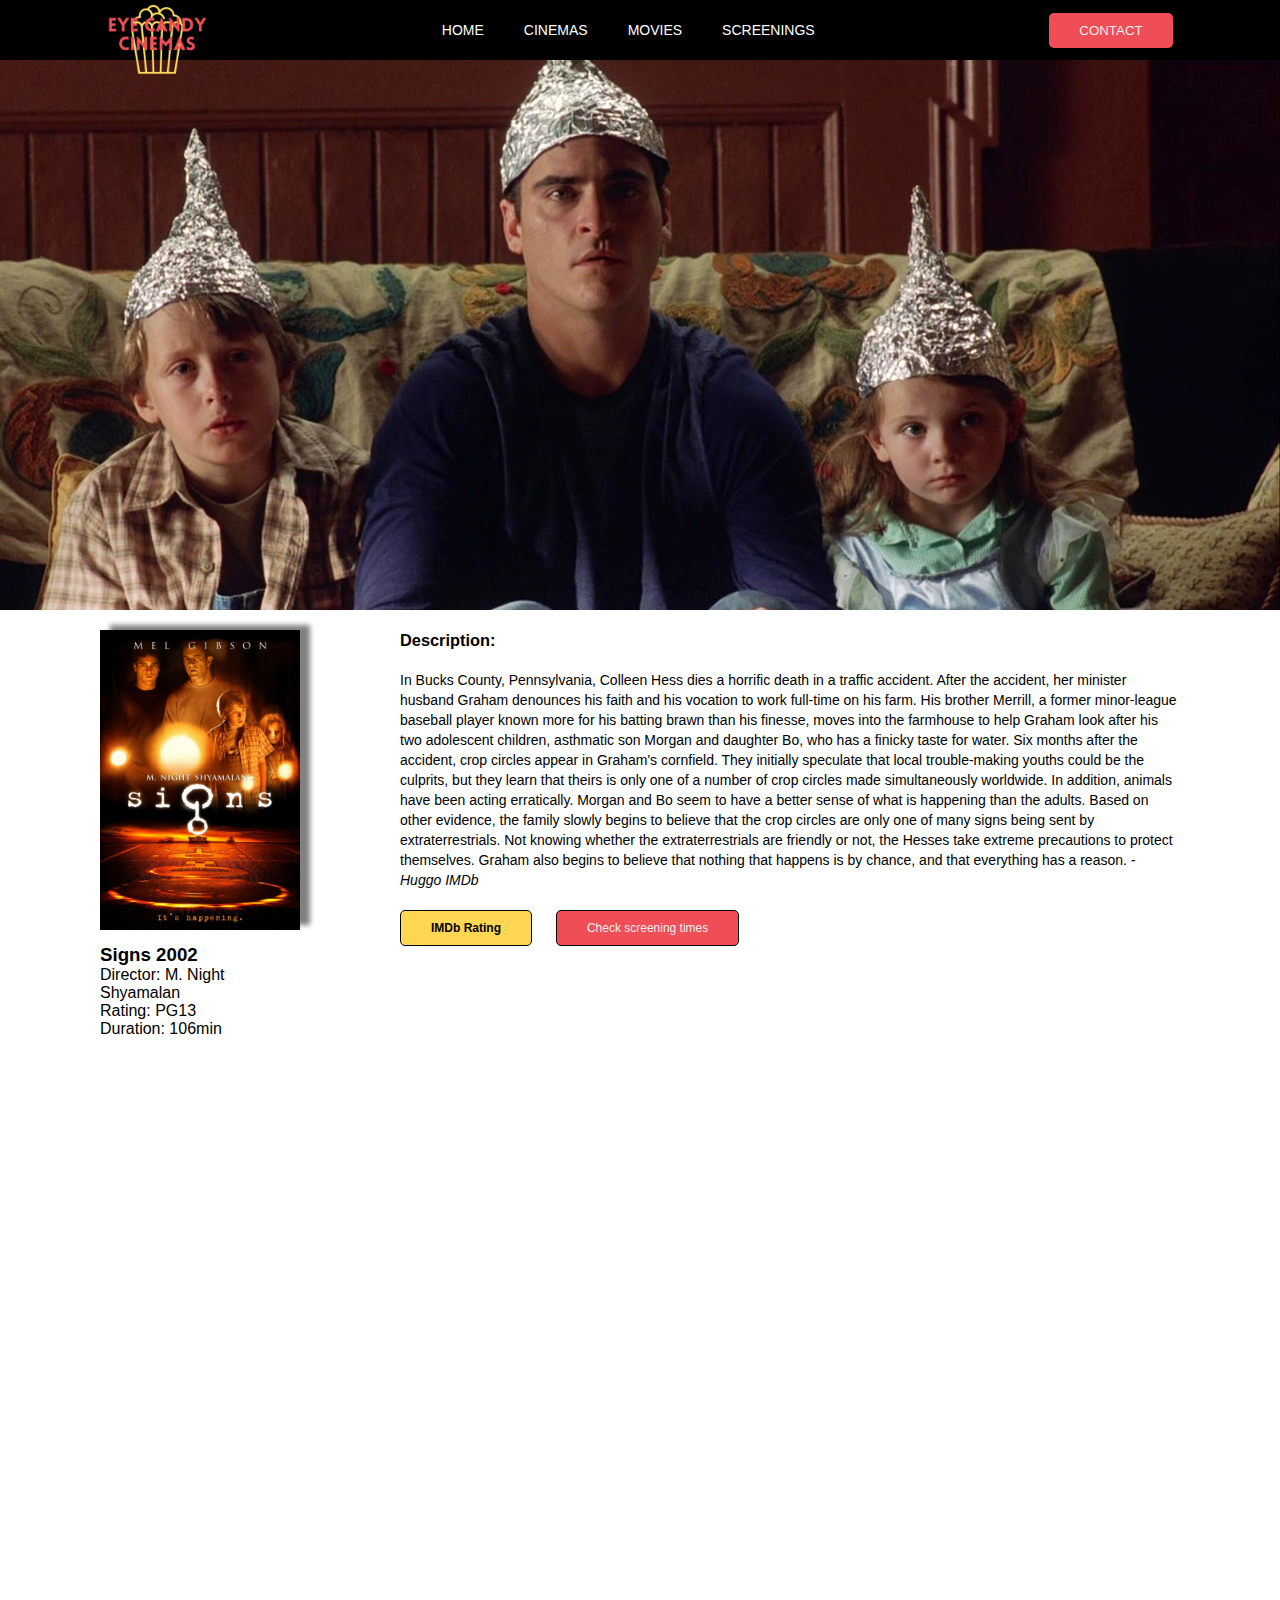
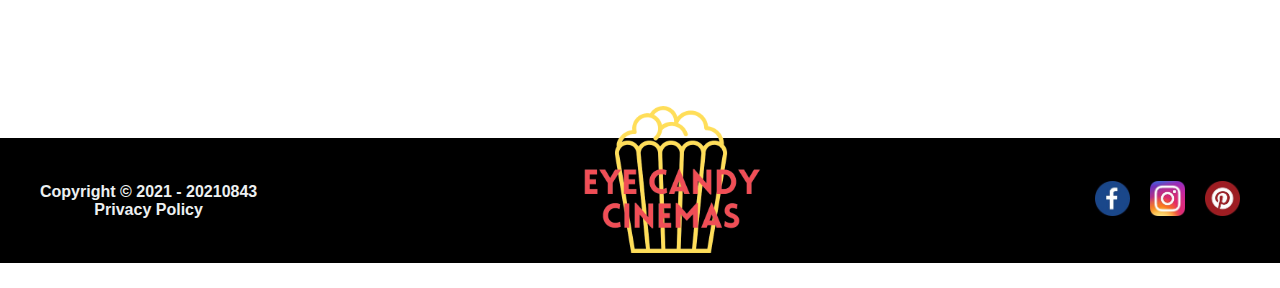
<file: signs.html>
<!DOCTYPE html>
<html lang="en">
  <head>
    <meta charset="UTF-8" />
    <meta http-equiv="X-UA-Compatible" content="IE=edge" />
    <meta
      name="viewport"
      content="width=
    , initial-scale=1.0"
    />
    <meta
      name="description"
      content="Eye Candy Cinemas listing of the Signs Movie."
    />
    <meta
      name="keywords"
      content="cinemas, movies, theatres, screenings, Eye Candy Cinemas"
    />
    <meta name="author" content="Jeshua Hertzke" />
    <link rel="Stylesheet" href="movieListingStyle.css" />
    <title>Eye Candy Cinemas</title>
  </head>
  <body>
    <header id="header">
      <img
        class="logo"
        src="./images/Header-Logo.png"
        alt="Eye Candy Cinemas Logo"
      />
      <nav>
        <ul>
          <li><a href="./index.html" class="navtab">HOME</a></li>
          <li><a href="./cinemas.html" class="navtab">CINEMAS</a></li>
          <li><a href="./movies.html" class="navtab">MOVIES</a></li>
          <li><a href="./screenings.html" class="navtab">SCREENINGS</a></li>
        </ul>
      </nav>
      <a href="contact.html"><button class="navButton">CONTACT</button></a>
    </header>
    <div
      class="movieBanner"
      style="background-image: url(./images/Signs-Banner.jpg)"
    ></div>
    <div class="movieBlock">
      <div class="movieCoverBlock">
        <img
          src="./images/signs-cover.jpg"
          width="200px"
          alt="Cover image of the Signs Movie"
        />
        <h3>Signs 2002</h3>
        <p>Director: M. Night Shyamalan</p>
        <p>Rating: PG13</p>
        <p>Duration: 106min</p>
      </div>
      <div class="movieDescription">
        <h3>Description:</h3>
        <br />
        <p>
          In Bucks County, Pennsylvania, Colleen Hess dies a horrific death in a
          traffic accident. After the accident, her minister husband Graham
          denounces his faith and his vocation to work full-time on his farm.
          His brother Merrill, a former minor-league baseball player known more
          for his batting brawn than his finesse, moves into the farmhouse to
          help Graham look after his two adolescent children, asthmatic son
          Morgan and daughter Bo, who has a finicky taste for water. Six months
          after the accident, crop circles appear in Graham's cornfield. They
          initially speculate that local trouble-making youths could be the
          culprits, but they learn that theirs is only one of a number of crop
          circles made simultaneously worldwide. In addition, animals have been
          acting erratically. Morgan and Bo seem to have a better sense of what
          is happening than the adults. Based on other evidence, the family
          slowly begins to believe that the crop circles are only one of many
          signs being sent by extraterrestrials. Not knowing whether the
          extraterrestrials are friendly or not, the Hesses take extreme
          precautions to protect themselves. Graham also begins to believe that
          nothing that happens is by chance, and that everything has a reason.
          <cite>- Huggo IMDb</cite>
        </p>
        <div>
          <a
            href="https://www.imdb.com/title/tt0286106/?ref_=ttpl_pl_tt"
            target="_blank"
            ><button class="imdbButton">IMDb Rating</button></a
          >
          <a href="./screenings.html"
            ><button class="screeningButton">Check screening times</button></a
          >
        </div>
      </div>
    </div>

    <div class="movieTrailer">
      <iframe
        width="1120"
        height="630"
        src="https://www.youtube.com/embed/dUw26F0WfLg"
        title="YouTube video player"
        frameborder="0"
        allow="accelerometer; autoplay; clipboard-write; encrypted-media; gyroscope; picture-in-picture"
        allowfullscreen
      ></iframe>
    </div>

    <footer>
      <div class="copyright">
        <h4>Copyright &copy; 2021 - 20210843</h4>
        <h4>Privacy Policy</h4>
      </div>

      <div class="footerLogo">
        <a href="./index.html"
          ><img
            src="./images/Footer-Logo.png"
            class="footerLogo"
            width="180px"
            alt="Logo of Eye Candy Cinemas"
        /></a>
      </div>
      <div class="icons">
        <a href="https://www.facebook.com/login" target="_blank"
          ><img
            src="./images/Facebook-icon.jpg"
            class="sm-icons"
            alt="Facebook icon"
        /></a>
        <a href="https://www.instagram.com/accounts/login/" target="_blank"
          ><img
            src="./images/Instagram-icon.jpg"
            class="sm-icons"
            alt="Instagram icon"
        /></a>
        <a href="https://www.pinterest.nz/login/" target="_blank"
          ><img
            src="./images/Pinterest-icon.jpg"
            class="sm-icons"
            alt="Pinterest icon"
        /></a>
      </div>
    </footer>
  </body>
</html>
</file>
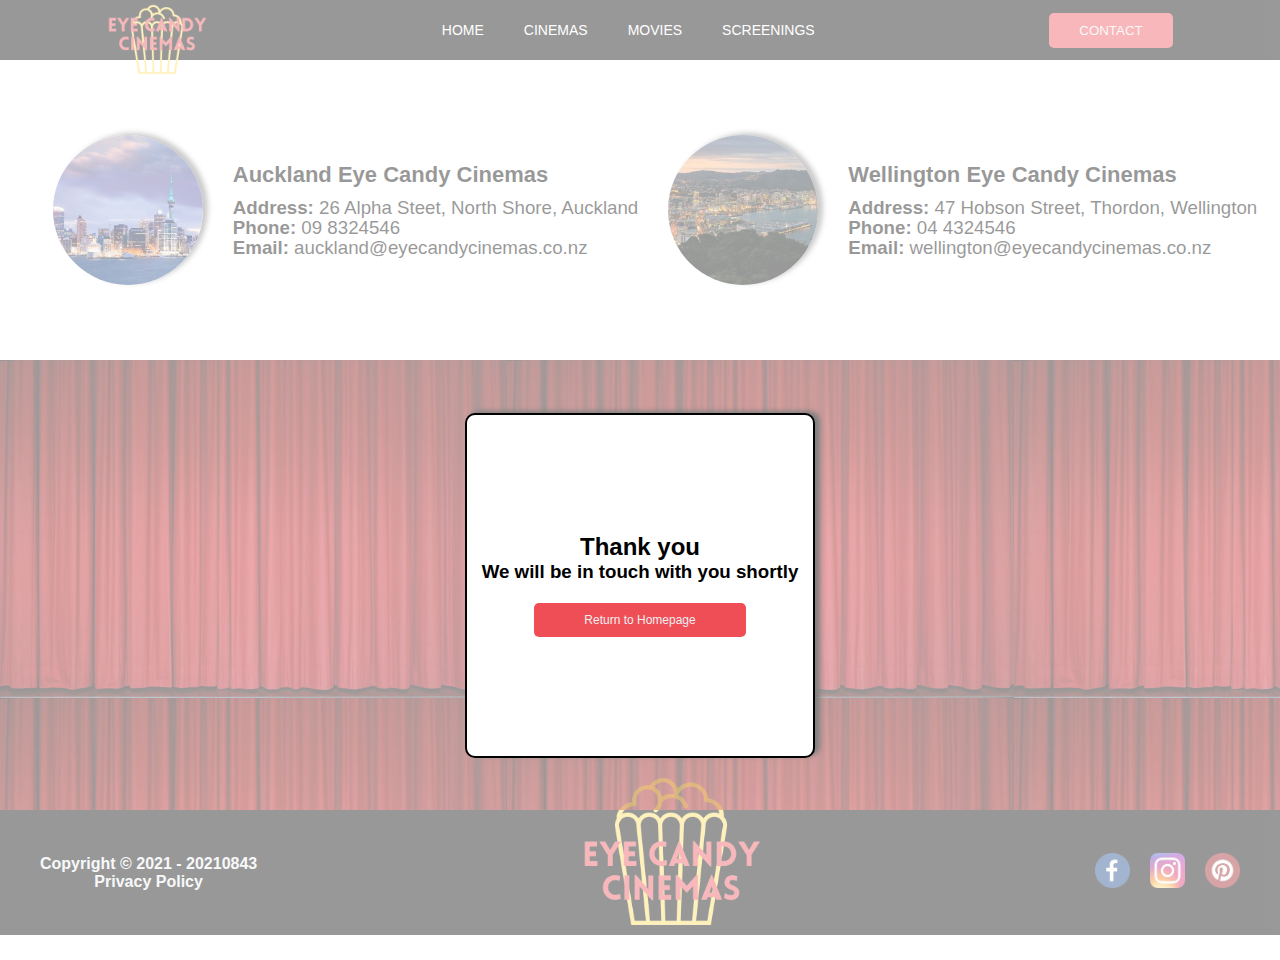
<file: success.html>
<!DOCTYPE html>
<html lang="en">
  <head>
    <meta charset="UTF-8" />
    <meta http-equiv="X-UA-Compatible" content="IE=edge" />
    <meta
      name="viewport"
      content="width=
    , initial-scale=1.0"
    />
    <meta
      name="description"
      content="Contact details of all Eye Candy Cinemas."
    />
    <meta
      name="keywords"
      content="cinemas, movies, theatres, screenings, Eye Candy Cinemas"
    />
    <meta name="author" content="Jeshua Hertzke" />
    <link rel="Stylesheet" href="successStyle.css" />
    <title>Eye Candy Cinemas</title>
  </head>
  <body>
    <header id="header">
      <img
        class="logo"
        src="./images/Header-Logo.png"
        alt="Eye Candy Cinemas Logo"
      />
      <nav>
        <ul>
          <li><a href="index.html" class="navtab">HOME</a></li>
          <li><a href="cinemas.html" class="navtab">CINEMAS</a></li>
          <li><a href="movies.html" class="navtab">MOVIES</a></li>
          <li><a href="screenings.html" class="navtab">SCREENINGS</a></li>
        </ul>
      </nav>
      <a href="contact.html"><button class="navButton">CONTACT</button></a>
    </header>
    <div class="aboveContact">
      <img src="./images/Auckland.jpg" alt="Image of Auckland city" />
      <div class="detailsBlock">
        <h2>Auckland Eye Candy Cinemas</h2>
        <h3>
          Address:
          <a
            href="https://www.google.com/maps/place/Shore+City+Shopping+Centre/@-36.7883822,174.7695634,18.02z/data=!4m13!1m7!3m6!1s0x6d0d37836a409301:0xf1e988239d183f11!2sNorth+Shore,+Hauraki,+Auckland!3b1!8m2!3d-36.7964749!4d174.7660032!3m4!1s0x6d0d39d7af3befad:0x538d4d714de77c89!8m2!3d-36.7878714!4d174.7699989"
            target="_blank"
            class="cinemaAddress"
            >26 Alpha Steet, North Shore, Auckland</a
          >
        </h3>

        <h3>Phone: <a href="tel:098324546">09 8324546</a></h3>
        <h3>
          Email:
          <a href="mailto: auckland@eyecandycinemas.co.nz"
            >auckland@eyecandycinemas.co.nz</a
          >
        </h3>
      </div>
      <img src="./images/Wellington.jpg" alt="Imageof Wellinton city" />

      <div class="detailsBlock">
        <h2>Wellington Eye Candy Cinemas</h2>
        <h3>
          Address:
          <a
            href="https://www.google.com/maps/place/47+Hobson+Street,+Thorndon,+Wellington+6011/@-41.2727606,174.7780789,17z/data=!3m1!4b1!4m5!3m4!1s0x6d38ae2588fd88e7:0x18fb7b441f61a5c2!8m2!3d-41.2727606!4d174.7802676"
            target="_blank"
            class="cinemaAddress"
            >47 Hobson Street, Thordon, Wellington</a
          >
        </h3>

        <h3>Phone: <a href="tel:044324546">04 4324546</a></h3>
        <h3>
          Email:
          <a href="mailto: wellington@eyecandycinemas.co.nz"
            >wellington@eyecandycinemas.co.nz</a
          >
        </h3>
      </div>
    </div>
    <div class="contactBlock">
      <div class="contactBox">
        <h2>Thank you</h2>
        <h3>We will be in touch with you shortly</h3>
        <a href="index.html"
          ><button class="returnButton">Return to Homepage</button></a
        >
      </div>
    </div>

    <footer>
      <div class="copyright">
        <h4>Copyright &copy; 2021 - 20210843</h4>
        <h4>Privacy Policy</h4>
      </div>

      <div class="footerLogo">
        <a href="index.html"
          ><img
            src="./images/Footer-Logo.png"
            class="footerLogo"
            width="180px"
            alt="Logo of Eye Candy Cinemas"
        /></a>
      </div>
      <div class="icons">
        <a href="https://www.facebook.com/login" target="_blank"
          ><img
            src="./images/Facebook-icon.jpg"
            class="sm-icons"
            alt="Facebook icon"
        /></a>
        <a href="https://www.instagram.com/accounts/login/" target="_blank"
          ><img
            src="./images/Instagram-icon.jpg"
            class="sm-icons"
            alt="Instagram icon"
        /></a>
        <a href="https://www.pinterest.nz/login/" target="_blank"
          ><img
            src="./images/Pinterest-icon.jpg"
            class="sm-icons"
            alt="Pinterest icon"
        /></a>
      </div>
    </footer>
  </body>
</html>
</file>
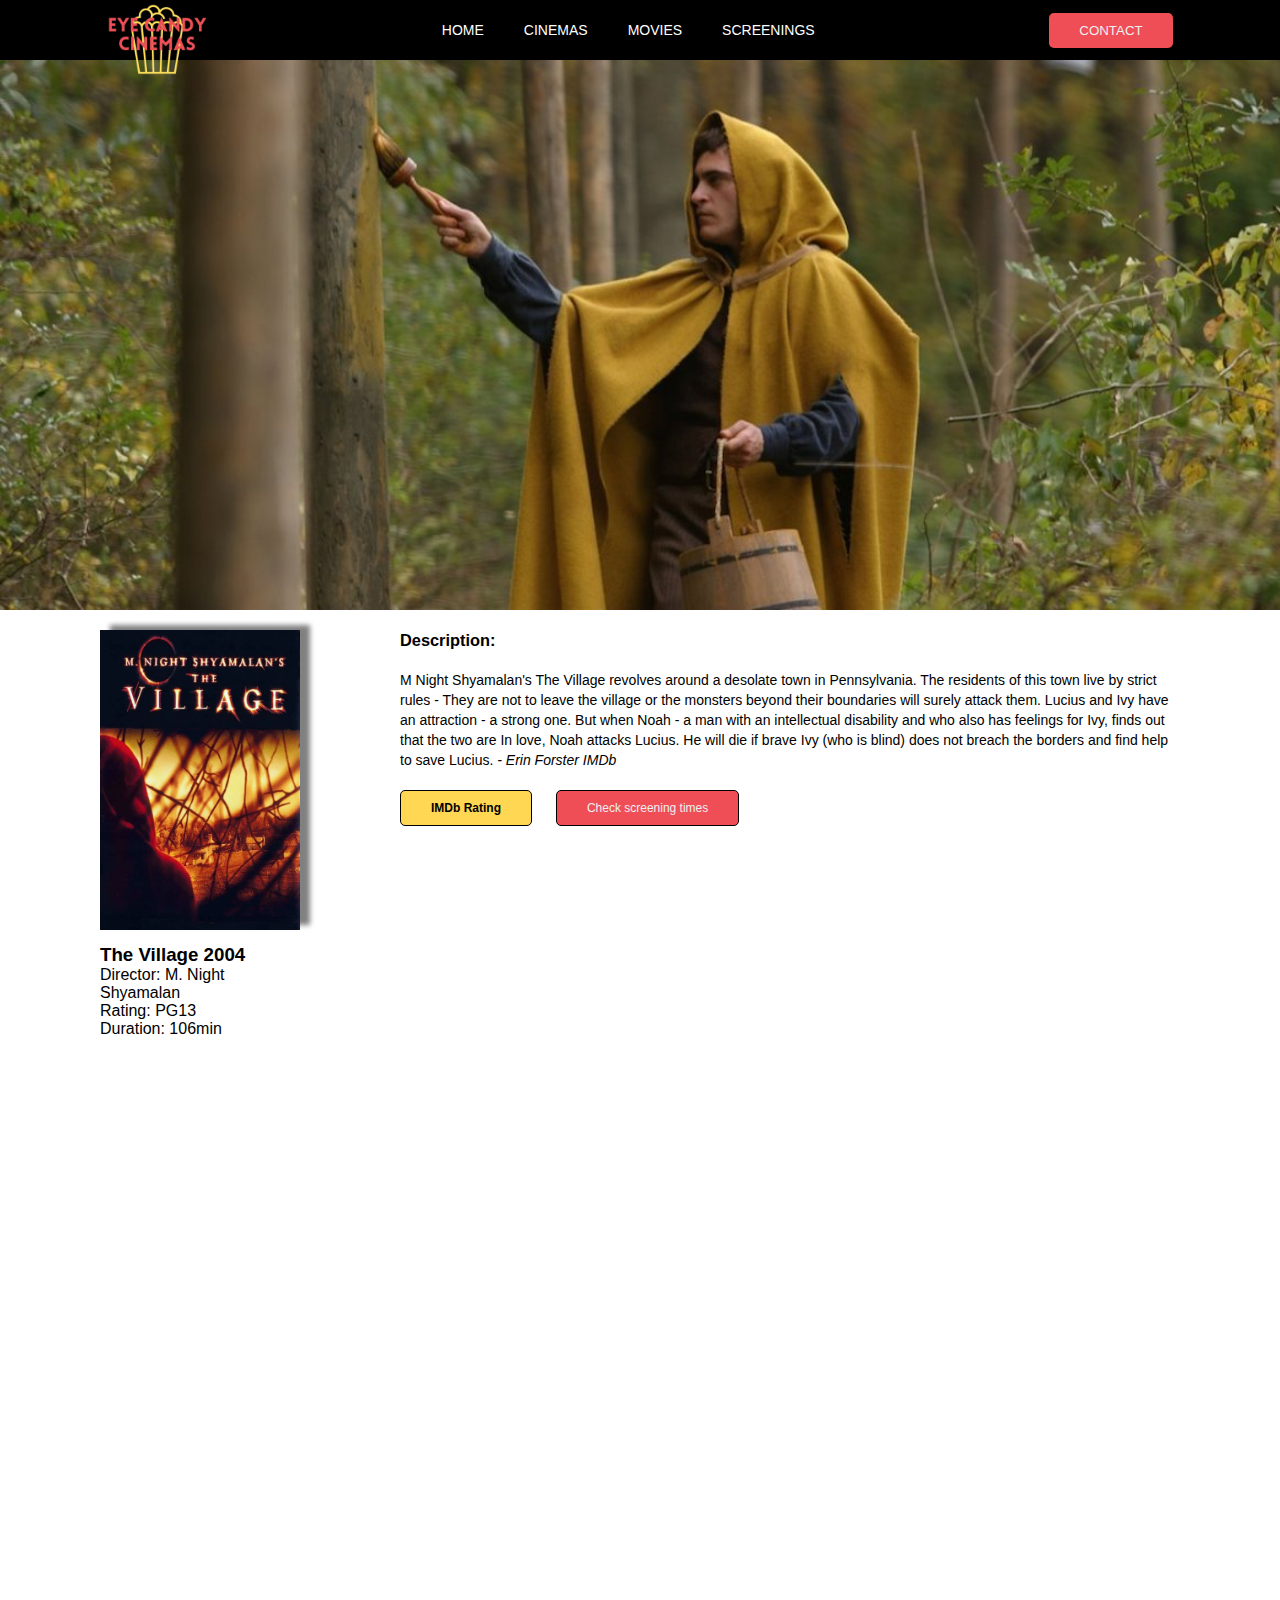
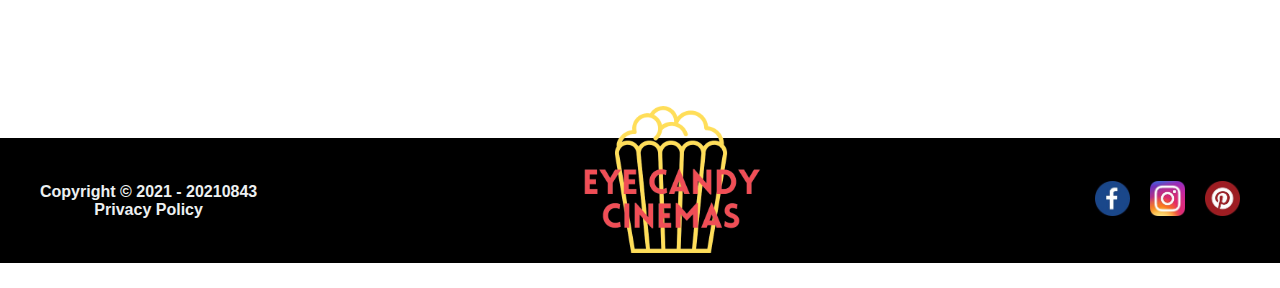
<file: theVillage.html>
<!DOCTYPE html>
<html lang="en">
  <head>
    <meta charset="UTF-8" />
    <meta http-equiv="X-UA-Compatible" content="IE=edge" />
    <meta
      name="viewport"
      content="width=
    , initial-scale=1.0"
    />
    <meta
      name="description"
      content="Eye Candy Cinemas listing of The Village Movie."
    />
    <meta
      name="keywords"
      content="cinemas, movies, theatres, screenings, Eye Candy Cinemas"
    />
    <meta name="author" content="Jeshua Hertzke" />
    <link rel="Stylesheet" href="movieListingStyle.css" />
    <title>Eye Candy Cinemas</title>
  </head>
  <body>
    <header id="header">
      <img
        class="logo"
        src="./images/Header-Logo.png"
        alt="Eye Candy Cinemas Logo"
      />
      <nav>
        <ul>
          <li><a href="./index.html" class="navtab">HOME</a></li>
          <li><a href="./cinemas.html" class="navtab">CINEMAS</a></li>
          <li><a href="./movies.html" class="navtab">MOVIES</a></li>
          <li><a href="./screenings.html" class="navtab">SCREENINGS</a></li>
        </ul>
      </nav>
      <a href="contact.html"><button class="navButton">CONTACT</button></a>
    </header>
    <div
      class="movieBanner"
      style="background-image: url(./images/The-Village-banner.jpg)"
    ></div>
    <div class="movieBlock">
      <div class="movieCoverBlock">
        <img
          src="./images/TheVillageCover.jpg"
          width="200px"
          alt="Cover image of The Village Movie"
        />
        <h3>The Village 2004</h3>
        <p>Director: M. Night Shyamalan</p>
        <p>Rating: PG13</p>
        <p>Duration: 106min</p>
      </div>
      <div class="movieDescription">
        <h3>Description:</h3>
        <br />
        <p>
          M Night Shyamalan's The Village revolves around a desolate town in
          Pennsylvania. The residents of this town live by strict rules - They
          are not to leave the village or the monsters beyond their boundaries
          will surely attack them. Lucius and Ivy have an attraction - a strong
          one. But when Noah - a man with an intellectual disability and who
          also has feelings for Ivy, finds out that the two are In love, Noah
          attacks Lucius. He will die if brave Ivy (who is blind) does not
          breach the borders and find help to save Lucius.
          <cite>- Erin Forster IMDb</cite>
        </p>
        <div>
          <a
            href="https://www.imdb.com/title/tt0368447/?ref_=ttpl_pl_tt"
            target="_blank"
            ><button class="imdbButton">IMDb Rating</button></a
          >
          <a href="./screenings.html"
            ><button class="screeningButton">Check screening times</button></a
          >
        </div>
      </div>
    </div>

    <div class="movieTrailer">
      <iframe
        width="1120"
        height="630"
        src="https://www.youtube.com/embed/sTGyhwvdY6k"
        title="YouTube video player"
        frameborder="0"
        allow="accelerometer; autoplay; clipboard-write; encrypted-media; gyroscope; picture-in-picture"
        allowfullscreen
      ></iframe>
    </div>

    <footer>
      <div class="copyright">
        <h4>Copyright &copy; 2021 - 20210843</h4>
        <h4>Privacy Policy</h4>
      </div>

      <div class="footerLogo">
        <a href="#./index"
          ><img
            src="./images/Footer-Logo.png"
            class="footerLogo"
            width="180px"
            alt="Logo of Eye Candy Cinemas"
        /></a>
      </div>
      <div class="icons">
        <a href="https://www.facebook.com/login" target="_blank"
          ><img
            src="./images/Facebook-icon.jpg"
            class="sm-icons"
            alt="Facebook icon"
        /></a>
        <a href="https://www.instagram.com/accounts/login/" target="_blank"
          ><img
            src="./images/Instagram-icon.jpg"
            class="sm-icons"
            alt="Instagram icon"
        /></a>
        <a href="https://www.pinterest.nz/login/" target="_blank"
          ><img
            src="./images/Pinterest-icon.jpg"
            class="sm-icons"
            alt="Pinterest icon"
        /></a>
      </div>
    </footer>
  </body>
</html>
</file>
<file: styleSheet.css>
* {
  /* this sets the properties for all of the site */
  box-sizing: border-box;
  margin: 0;
  padding: 0;
  font-family: Arial, Helvetica, sans-serif;
}

header {
  height: 60px;
  display: flex;
  justify-content: space-around;
  align-items: center;
  background-color: black;
}
.logo {
  width: 100px;
  margin-top: 30px;
}

.navtab {
  text-decoration: none;
  font-size: 14px;
  color: white;
}

ul {
  display: flex;
  flex-wrap: wrap;
  flex-direction: row;
  list-style-type: none;
}
nav li {
  display: flex;
  padding: 10px 20px;
}

li a:hover {
  text-decoration: 2px underline; /* this remove the underline*/
}

.navButton {
  color: #edf0f1;
  padding: 10px 30px;
  background-color: #f04e56;
  border: none;
  border-radius: 5px;
  cursor: pointer;
}
.navButton:hover {
  opacity: 0.9;
}

.hero {
  background-image: url(./images/InterstellarBanner.jpg); /*The image is set as the background */
  height: 650px;
  background-position: top;
  background-size: cover;
  background-repeat: no-repeat;
  display: flex;
  justify-content: center;
  align-items: flex-end;
}

.heroButton1 {
  color: #edf0f1;
  width: 170px;
  padding: 20px 0px;
  margin: 0 5px 25px 0;
  font-size: 12px;
  background-color: black;
  border: none;
  border-radius: 5px;
  cursor: pointer;
}
.heroButton2 {
  color: #edf0f1;
  width: 170px;
  padding: 20px 0px;
  margin: 0 0 25px 5px;
  font-size: 12px;
  background-color: #f04e56;
  border: none;
  border-radius: 5px;
  cursor: pointer;
}
.heroButton1:hover {
  -ms-transform: scale(1.1); /* this increases the button when hovered on*/
  -webkit-transform: scale(1.1);
  transform: scale(1.1);
}

.heroButton2:hover {
  -ms-transform: scale(1.1);
  -webkit-transform: scale(1.1);
  transform: scale(1.1);
}
.banner {
  width: 100%;
  height: 250px;
  display: flex;
  flex-flow: row wrap;
  justify-content: space-around;
  align-items: center;
}
.showingHeader {
  margin: 25px;
  font-size: 24px;
}
.features {
  width: 200px;
  height: 200px;
  text-align: center;
  background-color: white;
  text-decoration: none;
}
hr {
  width: 50%;
  height: 8px;
  border: 3px solid #24252a;

  border-radius: 10px;
  margin: auto;
}
.movieBlock {
  text-align: center;
}
.gridBlock {
  width: 100%;
  height: 400px;

  display: flex;
  justify-content: space-evenly;
}
.coverImage {
  box-shadow: 10px -5px 5px grey;
}
.movieItems:hover {
  -ms-transform: scale(
    1.1
  ); /*The movies increase in size when hovered on here.*/
  -webkit-transform: scale(1.1);
  transform: scale(1.1);
}

.movieButton {
  color: #edf0f1;
  padding: 10px 50px;
  background-color: #f04e56;
  font-size: 12px;
  border: none;
  border-radius: 5px;
  cursor: pointer;
}
.movieButton:hover {
  opacity: 0.7; /*this sets an opacity when hovered on*/
}

.buttonArea {
  margin-bottom: 100px;
  background-color: white;
}
.bottomTrailer {
  background-image: url(./images/InceptionBanner.jpg);
  height: 700px;
  background-position: center;
  background-size: cover;
  background-repeat: no-repeat;
  display: flex;
  justify-content: center;
  align-items: flex-start;
}
.bottomButton1 {
  color: #edf0f1;
  width: 170px;
  padding: 20px 0px;
  margin: 25px 5px 0px 10px;
  font-size: 12px;
  background-color: black;
  border: none;
  border-radius: 5px;
}

.bottomButton2 {
  color: #edf0f1;
  width: 170px;
  padding: 20px 0px;
  margin: 25px 0px 0px 5px;
  font-size: 12px;
  background-color: #f04e56;
  border: none;
  border-radius: 5px;
  cursor: pointer;
}
.bottomButton1:hover {
  -ms-transform: scale(1.1);
  -webkit-transform: scale(1.1);
  transform: scale(1.1);
}
.bottomButton2:hover {
  -ms-transform: scale(1.1);
  -webkit-transform: scale(1.1);
  transform: scale(1.1);
}
footer {
  width: 100%;
  height: 125px;
  color: #edf0f1;
  background-color: black;
  display: flex;
  flex-wrap: wrap;
  flex-direction: row;
  justify-content: space-between;
}
.copyright {
  background-color: black;
  color: #edf0f1;
  display: flex;
  flex-direction: column;
  justify-content: center;
  align-items: center;
  margin-left: 40px;
}

.footerLogo {
  align-items: center;
  margin: -25px;
}
.icons {
  background-color: black;
  display: flex;
  align-items: center;
  margin-right: 30px;
}
.sm-icons {
  width: 35px;
  margin: 10px;
}
</file>
<file: movieListingStyle.css>
* {
  box-sizing: border-box;
  margin: 0;
  padding: 0;
  font-family: Arial, Helvetica, sans-serif;
}

header {
  height: 60px;
  display: flex;
  justify-content: space-around;
  align-items: center;
  background-color: black;
}
.logo {
  width: 100px;
  margin-top: 30px;
}

.navtab {
  text-decoration: none;
  font-size: 14px;
  color: white;
}

ul {
  display: flex;
  flex-wrap: wrap;
  flex-direction: row;
  list-style-type: none;
}
nav li {
  display: flex;
  padding: 10px 20px;
}

li a:hover {
  text-decoration: 2px underline;
}

.navButton {
  color: #edf0f1;
  padding: 10px 30px;
  background-color: #f04e56;
  border: none;
  border-radius: 5px;
  cursor: pointer;
}
.navButton:hover {
  opacity: 0.9;
}

.movieBanner {
  background-size: cover;
  width: 100%;
  height: 550px;
}
.movieBlock {
  display: flex;
  flex-direction: row;
}

.movieCoverBlock {
  margin: 20px 0 20px 100px;
}
.movieCoverBlock img {
  box-shadow: 10px -5px 5px grey;
  margin-bottom: 10px;
}

.movieDescription {
  display: flex;
  flex-direction: column;
  padding: 20px 100px 20px 100px;
  display: flex;
  font-size: 14px;
  line-height: 20px;
}
.imdbButton {
  color: black;
  padding: 10px 30px;
  background-color: #ffd752;
  border: 1px solid black;
  font-size: 12px;
  font-weight: 600;
  border-radius: 5px;
  cursor: pointer;
}
.imdbButton:hover {
  opacity: 0.9;
}
.screeningButton {
  color: #edf0f1;
  padding: 10px 30px;
  background-color: #f04e56;
  border: 1px solid black;
  margin: 20px;
  font-size: 12px;
  border-radius: 5px;
  cursor: pointer;
}
.screeningButton:hover {
  opacity: 0.9;
}
.movieTrailer {
  display: flex;
  justify-content: center;
}

iframe {
  margin-bottom: 50px;
}

footer {
  width: 100%;
  height: 125px;
  color: #edf0f1;
  background-color: black;
  display: flex;
  flex-wrap: wrap;
  flex-direction: row;
  justify-content: space-between;
}
.copyright {
  background-color: black;
  color: #edf0f1;
  display: flex;
  flex-direction: column;
  justify-content: center;
  align-items: center;
  margin-left: 40px;
}

.footerLogo {
  align-items: center;
  margin: -25px;
}
.icons {
  background-color: black;
  display: flex;
  align-items: center;
  margin-right: 30px;
}
.sm-icons {
  width: 35px;
  margin: 10px;
}
</file>
<file: contactStyle.css>
* {
  box-sizing: border-box;
  margin: 0;
  padding: 0;
  font-family: Arial, Helvetica, sans-serif;
}

header {
  height: 60px;
  display: flex;
  justify-content: space-around;
  align-items: center;
  background-color: black;
}
.logo {
  width: 100px;
  margin-top: 30px;
}

.navtab {
  text-decoration: none;
  font-size: 14px;
  color: white;
}

ul {
  display: flex;
  flex-wrap: wrap;
  flex-direction: row;
  list-style-type: none;
}
nav li {
  display: flex;
  padding: 10px 20px;
}

li a:hover {
  text-decoration: 2px underline;
}

.navButton {
  color: #edf0f1;
  padding: 10px 30px;
  background-color: #f04e56;
  border: none;
  border-radius: 5px;
  cursor: pointer;
}
.navButton:hover {
  opacity: 0.9;
}
.aboveContact {
  height: 300px;
  display: flex;
  flex-wrap: wrap;
  justify-content: center;
  align-items: center;
}

.aboveContact img {
  width: 150px;
  height: 150px;
  margin: 0 30px;
  border-radius: 150px;
  box-shadow: 5px -2px 5px grey;
}
.detailsBlock h2 {
  font-size: 22px;
  margin-bottom: 10px;
}
.detailsBlock h3 {
  line-height: 20px;
}

.aboveContact a {
  text-decoration: none;
  color: black;
  font-weight: normal;
}

.aboveContact a:hover {
  opacity: 0.7;
}

.contactBlock {
  display: flex;
  justify-content: center;
  align-items: center;
  height: 450px;
  background-image: url(./images/curtains.jpg);
}

.contactBox {
  display: flex;
  justify-content: center;
  height: 345px;
  width: 350px;
  border: 2px solid black;
  border-radius: 10px;
  font-weight: 600;
  box-shadow: 5px -2px 5px grey;
  background-color: lightgray;
}

.label,
.input {
  display: flex;
  justify-content: center;
  width: 250px;
  padding: 5px;
  margin: 5px;
}
select {
  text-align: center;
}
#submit {
  background-color: #f04e56;
  border: none;
  height: 25px;
  margin-top: 10px;
  font-size: 12px;
  border-radius: 5px;
  color: white;
}

#submit:hover {
  opacity: 0.7;
}
.belowContact {
  height: 0px;
}
footer {
  width: 100%;
  height: 125px;
  color: #edf0f1;
  background-color: black;
  display: flex;
  flex-wrap: wrap;
  flex-direction: row;
  justify-content: space-between;
}
.copyright {
  background-color: black;
  color: #edf0f1;
  display: flex;
  flex-direction: column;
  justify-content: center;
  align-items: center;
  margin-left: 40px;
}

.footerLogo {
  align-items: center;
  margin: -25px;
}
.icons {
  background-color: black;
  display: flex;
  align-items: center;
  margin-right: 30px;
}
.sm-icons {
  width: 35px;
  margin: 10px;
}
</file>
<file: moviesStyle.css>
* {
  box-sizing: border-box;
  margin: 0;
  padding: 0;
  font-family: Arial, Helvetica, sans-serif;
}

header {
  height: 60px;
  display: flex;
  justify-content: space-around;
  align-items: center;
  background-color: black;
}
.logo {
  width: 100px;
  margin-top: 30px;
}

.navtab {
  text-decoration: none;
  font-size: 14px;
  color: white;
}

ul {
  display: flex;
  flex-wrap: wrap;
  flex-direction: row;
  list-style-type: none;
}
nav li {
  display: flex;
  padding: 10px 20px;
}

li a:hover {
  text-decoration: 2px underline;
}

.navButton {
  color: #edf0f1;
  padding: 10px 30px;
  background-color: #f04e56;
  border: none;
  border-radius: 5px;
  cursor: pointer;
}
.navButton:hover {
  opacity: 0.9;
}
.titleArea {
  height: 100px;
  display: flex;
  justify-content: center;
  align-items: center;
}

.titleArea h2 {
  font-size: 32px;
}
.movieBlock {
  display: flex;
  flex-direction: row;
  flex-wrap: wrap;
  justify-content: center;
}

.movieItem {
  margin: 40px 70px;
  text-align: center;
}
.movieItem:hover {
  -ms-transform: scale(1.1);
  -webkit-transform: scale(1.1);
  transform: scale(1.1);
}
.coverImage {
  box-shadow: 10px -5px 5px grey;
  height: 300px;
  margin-bottom: 5px;
}

.buttonArea {
  height: 100px;
  display: flex;
  justify-content: center;
}

.screeningButton {
  color: #edf0f1;
  padding: 10px 30px;
  background-color: #f04e56;
  border: none;
  border-radius: 5px;
  cursor: pointer;
}
.screeningButton:hover {
  opacity: 0.7;
}

footer {
  width: 100%;
  height: 125px;
  color: #edf0f1;
  background-color: black;
  display: flex;
  flex-wrap: wrap;
  flex-direction: row;
  justify-content: space-between;
}
.copyright {
  background-color: black;
  color: #edf0f1;
  display: flex;
  flex-direction: column;
  justify-content: center;
  align-items: center;
  margin-left: 40px;
}

.footerLogo {
  align-items: center;
  margin: -25px;
}
.icons {
  background-color: black;
  display: flex;
  align-items: center;
  margin-right: 30px;
}
.sm-icons {
  width: 35px;
  margin: 10px;
}
</file>
<file: screeningsStyle.css>
* {
  box-sizing: border-box;
  margin: 0;
  padding: 0;
  font-family: Arial, Helvetica, sans-serif;
}

header {
  height: 60px;
  display: flex;
  justify-content: space-around;
  align-items: center;
  background-color: black;
}
.logo {
  width: 100px;
  margin-top: 30px;
}

.navtab {
  text-decoration: none;
  font-size: 14px;
  color: white;
}

ul {
  display: flex;
  flex-wrap: wrap;
  flex-direction: row;
  list-style-type: none;
}
nav li {
  display: flex;
  padding: 10px 20px;
}

li a:hover {
  text-decoration: 2px underline;
}

.navButton {
  color: #edf0f1;
  padding: 10px 30px;
  background-color: #f04e56;
  border: none;
  border-radius: 5px;
  cursor: pointer;
}
.navButton:hover {
  opacity: 0.9;
}

table {
  width: 50%;
  position: relative;
  left: 25%;
  right: 25%;
  margin-top: 40px;
  margin-bottom: 40px;
  background: #ffffff;
  border: 3px solid #333333;
  border-collapse: collapse;
  box-shadow: 0px -30px 100px #f04e56;
}
caption {
  background: #f04e56;
  font-size: 22px;
  color: white;
  border: 3px solid black;
  border-bottom: none;
  padding: 6px 16px;
  font-weight: bold;
}
th {
  border: 1px solid black;
  font-size: 16px;
  padding: 10px 0;
}
tbody tr:hover {
  background-color: rgba(240, 78, 86, 0.2);
}

td {
  text-align: center;
  font-size: 14px;
  border: 1px solid black;
  padding: 5px 0;
}

footer {
  width: 100%;
  height: 125px;
  color: #edf0f1;
  background-color: black;
  display: flex;
  flex-wrap: wrap;
  flex-direction: row;
  justify-content: space-between;
}
.copyright {
  background-color: black;
  color: #edf0f1;
  display: flex;
  flex-direction: column;
  justify-content: center;
  align-items: center;
  margin-left: 40px;
}

.footerLogo {
  align-items: center;
  margin: -25px;
}
.icons {
  background-color: black;
  display: flex;
  align-items: center;
  margin-right: 30px;
}
.sm-icons {
  width: 35px;
  margin: 10px;
}
</file>
<file: successStyle.css>
* {
  box-sizing: border-box;
  margin: 0;
  padding: 0;
  font-family: Arial, Helvetica, sans-serif;
}

header {
  opacity: 0.4;

  height: 60px;
  display: flex;
  justify-content: space-around;
  align-items: center;
  background-color: black;
}
.logo {
  width: 100px;
  margin-top: 30px;
}

.navtab {
  text-decoration: none;
  font-size: 14px;
  color: white;
}

ul {
  display: flex;
  flex-wrap: wrap;
  flex-direction: row;
  list-style-type: none;
}
nav li {
  display: flex;
  padding: 10px 20px;
}

li a:hover {
  text-decoration: 2px underline;
}

.navButton {
  color: #edf0f1;
  padding: 10px 30px;
  background-color: #f04e56;
  border: none;
  border-radius: 5px;
  cursor: pointer;
}
.navButton:hover {
  opacity: 0.9;
}
.aboveContact {
  opacity: 0.4;
  height: 300px;
  display: flex;
  flex-wrap: wrap;
  justify-content: center;
  align-items: center;
}

.aboveContact img {
  width: 150px;
  height: 150px;
  margin: 0 30px;
  border-radius: 150px;
  box-shadow: 5px -2px 5px grey;
}
.detailsBlock h2 {
  font-size: 22px;
  margin-bottom: 10px;
}
.detailsBlock h3 {
  line-height: 20px;
}

.aboveContact a {
  text-decoration: none;
  color: black;
  font-weight: normal;
}

.aboveContact a:hover {
  opacity: 0.7;
}

.contactBlock {
  display: flex;
  justify-content: center;
  align-items: center;
  height: 450px;
  background-image: url(./images/curtainsOpacity.png);
}

.contactBox {
  display: flex;
  flex-direction: column;
  justify-content: center;
  text-align: center;
  height: 345px;
  width: 350px;
  border: 2px solid black;
  border-radius: 10px;
  font-weight: 600;
  box-shadow: 5px -2px 5px grey;
  background-color: white;
}
.returnButton {
  color: #edf0f1;
  padding: 10px 50px;
  background-color: #f04e56;
  margin-top: 20px;
  font-size: 12px;
  border: none;
  border-radius: 5px;
  cursor: pointer;
}
.returnButton:hover {
  opacity: 0.7;
}

.label,
.input {
  display: flex;
  justify-content: center;
  width: 250px;
  padding: 5px;
  margin: 5px;
}
select {
  text-align: center;
}
#submit {
  background-color: #f04e56;
  border: none;
  height: 25px;
  margin-top: 10px;
  font-size: 12px;
  border-radius: 5px;
  color: white;
}

#submit:hover {
  opacity: 0.7;
}
.belowContact {
  height: 0px;
}
footer {
  opacity: 0.4;
  width: 100%;
  height: 125px;
  color: #edf0f1;
  background-color: black;
  display: flex;
  flex-wrap: wrap;
  flex-direction: row;
  justify-content: space-between;
}
.copyright {
  background-color: black;
  color: #edf0f1;
  display: flex;
  flex-direction: column;
  justify-content: center;
  align-items: center;
  margin-left: 40px;
}

.footerLogo {
  align-items: center;
  margin: -25px;
}
.icons {
  background-color: black;
  display: flex;
  align-items: center;
  margin-right: 30px;
}
.sm-icons {
  width: 35px;
  margin: 10px;
}
</file>
